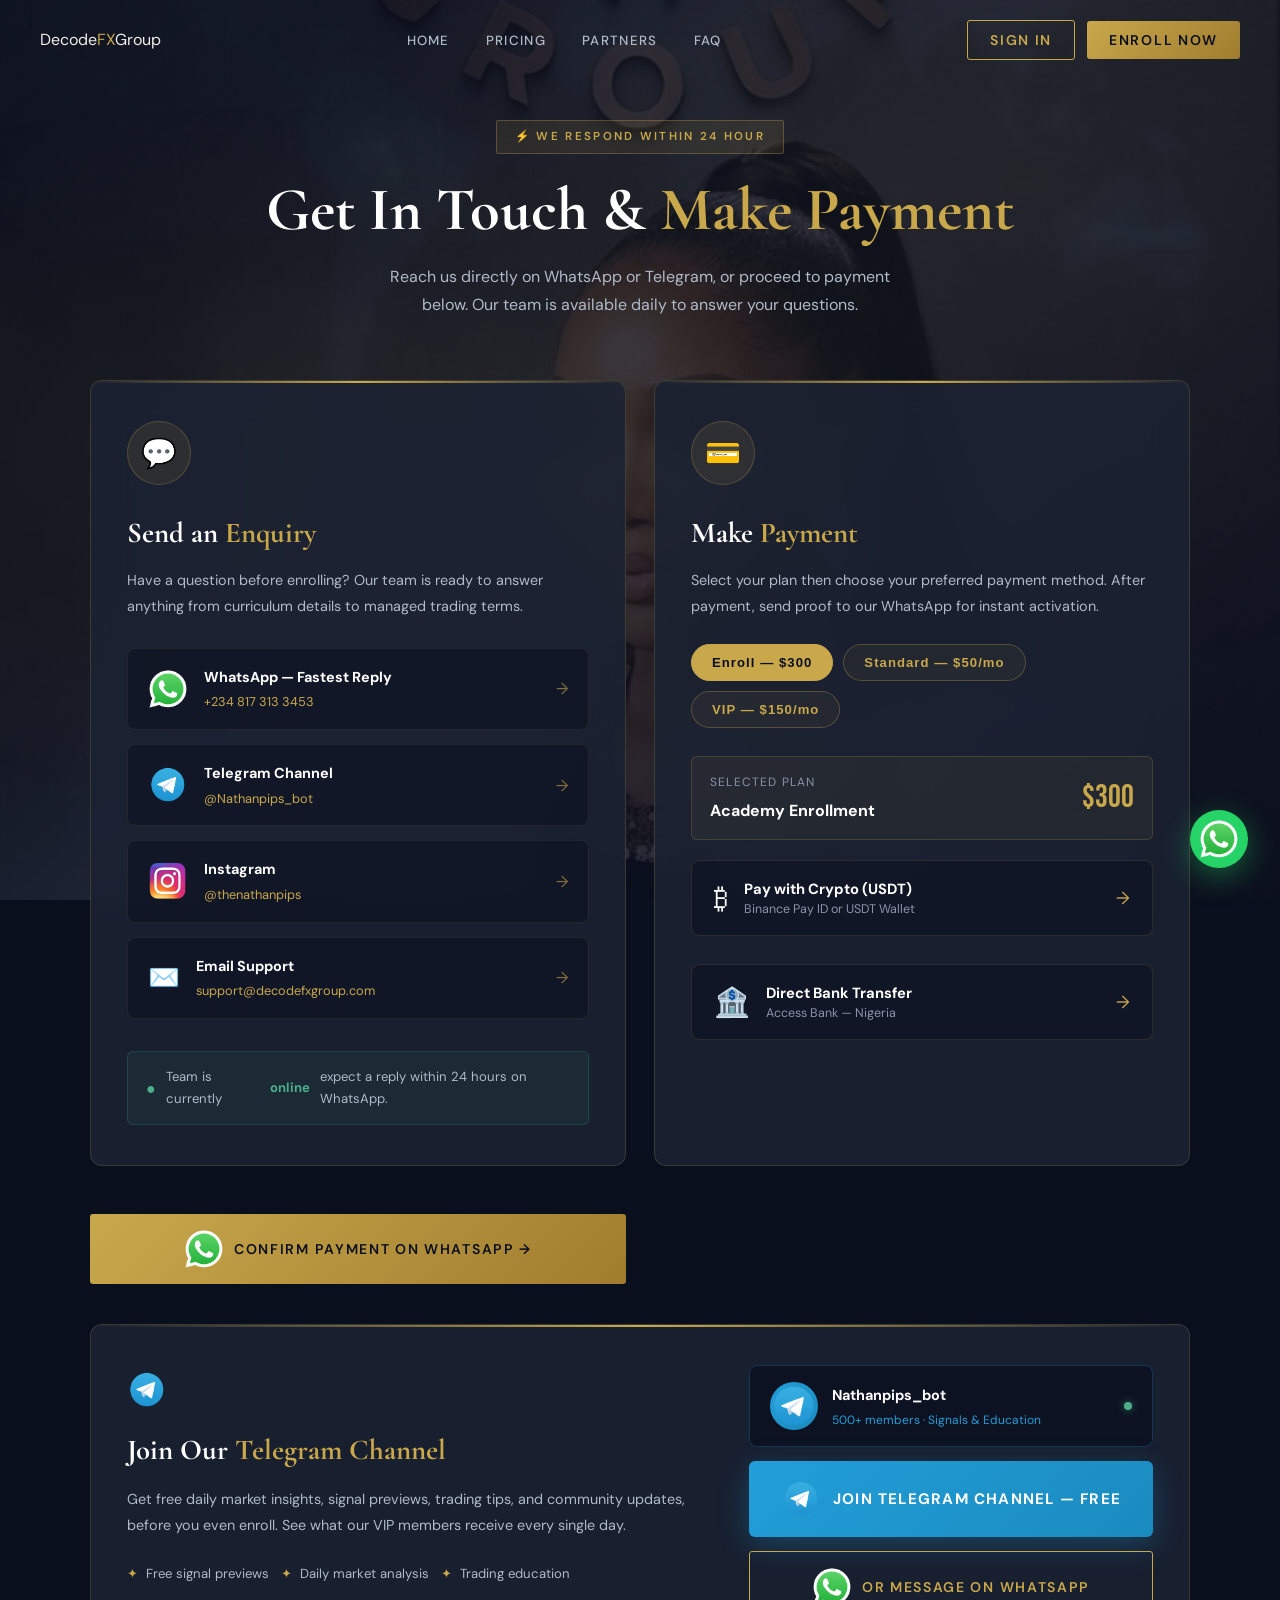
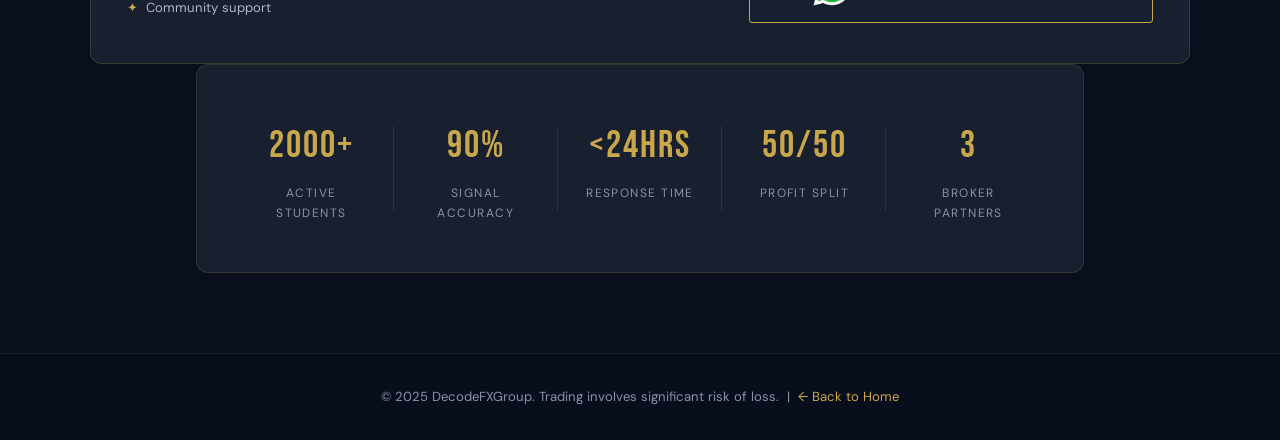
<file: enquiries.html>
<!DOCTYPE html>
<html lang="en">
<head>
  <meta charset="UTF-8" />
  <meta name="viewport" content="width=device-width, initial-scale=1.0" />
  <title>Enquiries & Payment | DecodeFXGroup</title>
  <link rel="stylesheet" href="css/style.css" />
  <style>

    /* ── Full page background image ───────────────────────── */
    .enquiry-page {
      min-height: 100vh;
      position: relative;
      display: flex;
      flex-direction: column;
      align-items: center;
      justify-content: center;
      padding: 120px 24px 80px;
      overflow: hidden;
    }

    /* Background image layer */
    .enquiry-page::before {
      content: '';
      position: fixed;
      inset: 0;
      background-image: url("../Images/Executive.jpg");
      background-size: cover;
      background-position: center;
      background-attachment: fixed;
      z-index: 0;
    }

    /* Dark overlay on top of background */
    .enquiry-page::after {
      content: '';
      position: fixed;
      inset: 0;
      background: linear-gradient(
        135deg,
        rgba(10,15,30,0.93) 0%,
        rgba(10,15,30,0.82) 50%,
        rgba(10,15,30,0.93) 100%
      );
      z-index: 0;
    }

    /* Gold shimmer overlay */
    .enquiry-overlay-gold {
      position: fixed;
      inset: 0;
      background:
        radial-gradient(ellipse at 20% 50%, rgba(201,168,76,0.08) 0%, transparent 55%),
        radial-gradient(ellipse at 80% 20%, rgba(201,168,76,0.05) 0%, transparent 50%);
      z-index: 1;
      pointer-events: none;
    }

    /* All content above overlays */
    .enquiry-content {
      position: relative;
      z-index: 2;
      width: 100%;
      max-width: 1100px;
      margin: 0 auto;
    }

    /* ── Page header ───────────────────────────────────────── */
    .enquiry-header {
      text-align: center;
      margin-bottom: 60px;
    }
    .enquiry-header h1 {
      font-family: var(--font-display);
      font-size: clamp(2.2rem, 5vw, 3.8rem);
      font-weight: 700;
      color: var(--white);
      line-height: 1.2;
      margin-bottom: 16px;
    }
    .enquiry-header p {
      font-size: 1rem;
      color: var(--grey-light);
      max-width: 540px;
      margin: 0 auto;
      line-height: 1.8;
    }

    /* ── Main grid — two columns ───────────────────────────── */
    .enquiry-grid {
      display: grid;
      grid-template-columns: 1fr 1fr;
      gap: 28px;
      margin-bottom: 40px;
    }

    /* ── Glass card style ──────────────────────────────────── */
    .glass-card {
      background: rgba(28,35,51,0.85);
      backdrop-filter: blur(20px);
      -webkit-backdrop-filter: blur(20px);
      border: 1px solid rgba(201,168,76,0.2);
      border-radius: 12px;
      padding: 40px 36px;
      transition: var(--transition);
      position: relative;
      overflow: hidden;
    }
    .glass-card::before {
      content: '';
      position: absolute;
      top: 0; left: 0; right: 0;
      height: 2px;
      background: linear-gradient(90deg, transparent, var(--gold), transparent);
    }
    .glass-card:hover {
      border-color: rgba(201,168,76,0.4);
      transform: translateY(-4px);
      box-shadow: 0 24px 60px rgba(0,0,0,0.4);
    }

    /* ── Enquiry card ──────────────────────────────────────── */
    .enquiry-card-icon {
      width: 64px; height: 64px;
      background: rgba(201,168,76,0.1);
      border: 1px solid rgba(201,168,76,0.25);
      border-radius: 50%;
      display: flex;
      align-items: center;
      justify-content: center;
      font-size: 1.8rem;
      margin-bottom: 24px;
    }
    .enquiry-card h2 {
      font-family: var(--font-display);
      font-size: 1.8rem;
      font-weight: 700;
      color: var(--white);
      margin-bottom: 10px;
    }
    .enquiry-card p {
      font-size: 0.9rem;
      color: var(--grey-light);
      line-height: 1.8;
      margin-bottom: 28px;
    }

    /* Contact options list */
    .contact-options {
      display: flex;
      flex-direction: column;
      gap: 14px;
      margin-bottom: 32px;
    }
    .contact-option {
      display: flex;
      align-items: center;
      gap: 16px;
      padding: 16px 20px;
      background: rgba(10,15,30,0.5);
      border: 1px solid rgba(201,168,76,0.1);
      border-radius: 8px;
      transition: var(--transition);
      cursor: pointer;
      text-decoration: none;
    }
    .contact-option:hover {
      border-color: rgba(201,168,76,0.35);
      background: rgba(201,168,76,0.06);
      transform: translateX(6px);
    }
    .contact-option-icon {
      font-size: 1.6rem;
      flex-shrink: 0;
    }
    .contact-option-info .label {
      font-weight: 700;
      font-size: 0.9rem;
      color: var(--white);
      margin-bottom: 2px;
    }
    .contact-option-info .value {
      font-size: 0.8rem;
      color: var(--gold);
    }
    .contact-option-arrow {
      margin-left: auto;
      color: var(--gold);
      font-size: 1rem;
      opacity: 0.6;
    }

    /* ── Payment card ──────────────────────────────────────── */
    .payment-card h2 {
      font-family: var(--font-display);
      font-size: 1.8rem;
      font-weight: 700;
      color: var(--white);
      margin-bottom: 10px;
    }
    .payment-card p {
      font-size: 0.9rem;
      color: var(--grey-light);
      line-height: 1.8;
      margin-bottom: 24px;
    }

    /* Plan pills */
    .plan-pills {
      display: flex;
      gap: 10px;
      flex-wrap: wrap;
      margin-bottom: 28px;
    }
    .plan-pill {
      padding: 10px 20px;
      border-radius: 30px;
      font-size: 0.82rem;
      font-weight: 700;
      letter-spacing: 0.08em;
      cursor: pointer;
      border: 1px solid rgba(201,168,76,0.3);
      background: rgba(201,168,76,0.06);
      color: var(--gold);
      transition: var(--transition);
    }
    .plan-pill.active,
    .plan-pill:hover {
      background: var(--gold);
      color: var(--navy);
      border-color: var(--gold);
    }

    /* Payment method buttons */
    .payment-options {
      display: flex;
      flex-direction: column;
      gap: 14px;
      margin-bottom: 28px;
    }
    .payment-option-btn {
      display: flex;
      align-items: center;
      gap: 16px;
      padding: 18px 22px;
      background: rgba(10,15,30,0.5);
      border: 1px solid rgba(201,168,76,0.15);
      border-radius: 8px;
      cursor: pointer;
      transition: var(--transition);
      color: var(--white);
      font-family: var(--font-body);
      width: 100%;
      text-align: left;
    }
    .payment-option-btn:hover {
      border-color: var(--gold);
      background: rgba(201,168,76,0.08);
    }
    .payment-option-btn .po-icon { font-size: 1.8rem; flex-shrink: 0; }
    .payment-option-btn .po-info .po-label {
      font-weight: 700;
      font-size: 0.92rem;
      margin-bottom: 2px;
    }
    .payment-option-btn .po-info .po-sub {
      font-size: 0.78rem;
      color: var(--grey);
    }
    .payment-option-btn .po-arrow {
      margin-left: auto;
      color: var(--gold);
      font-size: 1.1rem;
    }

    /* ── Telegram landing section ──────────────────────────── */
    .telegram-landing {
      grid-column: 1 / -1;   /* Full width */
    }
    .telegram-inner {
      display: flex;
      align-items: center;
      justify-content: space-between;
      gap: 40px;
      flex-wrap: wrap;
    }
    .telegram-left { flex: 1; min-width: 260px; }
    .telegram-left .tg-icon {
      font-size: 3rem;
      margin-bottom: 16px;
      display: block;
    }
    .telegram-left h2 {
      font-family: var(--font-display);
      font-size: 1.8rem;
      font-weight: 700;
      color: var(--white);
      margin-bottom: 12px;
    }
    .telegram-left p {
      font-size: 0.9rem;
      color: var(--grey-light);
      line-height: 1.8;
    }
    .telegram-right {
      display: flex;
      flex-direction: column;
      gap: 14px;
      min-width: 280px;
    }

    /* Telegram button */
    .btn-telegram {
      display: inline-flex;
      align-items: center;
      justify-content: center;
      gap: 12px;
      padding: 18px 32px;
      background: linear-gradient(135deg, #229ED9, #1a8bbf);
      color: white;
      border-radius: 6px;
      font-family: var(--font-body);
      font-weight: 700;
      font-size: 0.95rem;
      letter-spacing: 0.08em;
      text-transform: uppercase;
      transition: var(--transition);
      border: none;
      cursor: pointer;
      text-decoration: none;
      box-shadow: 0 8px 30px rgba(34,158,217,0.3);
    }
    .btn-telegram:hover {
      background: linear-gradient(135deg, #1a8bbf, #1377a0);
      transform: translateY(-3px);
      box-shadow: 0 12px 40px rgba(34,158,217,0.45);
    }
    .btn-telegram-icon { font-size: 1.4rem; }

    /* Telegram channel preview card */
    .tg-preview {
      background: rgba(10,15,30,0.7);
      border: 1px solid rgba(34,158,217,0.25);
      border-radius: 8px;
      padding: 16px 20px;
      display: flex;
      align-items: center;
      gap: 14px;
    }
    .tg-preview-icon {
      width: 48px; height: 48px;
      border-radius: 50%;
      background: linear-gradient(135deg, #229ED9, #1a8bbf);
      display: flex;
      align-items: center;
      justify-content: center;
      font-size: 1.3rem;
      flex-shrink: 0;
    }
    .tg-preview-info .tg-channel-name {
      font-weight: 700;
      font-size: 0.9rem;
      color: var(--white);
      margin-bottom: 2px;
    }
    .tg-preview-info .tg-members {
      font-size: 0.75rem;
      color: #229ED9;
    }
    .tg-live-dot {
      width: 8px; height: 8px;
      border-radius: 50%;
      background: #4caf8a;
      margin-left: auto;
      box-shadow: 0 0 8px rgba(76,175,138,0.6);
      animation: pulse 2s ease infinite;
      flex-shrink: 0;
    }
    @keyframes pulse {
      0%,100% { box-shadow: 0 0 8px rgba(76,175,138,0.6); }
      50%      { box-shadow: 0 0 16px rgba(76,175,138,0.9); }
    }

    /* ── Stats row at bottom ───────────────────────────────── */
    .enquiry-stats {
      display: flex;
      justify-content: center;
      gap: 0;
      background: rgba(28,35,51,0.85);
      backdrop-filter: blur(20px);
      border: 1px solid rgba(201,168,76,0.15);
      border-radius: 12px;
      padding: 32px;
      flex-wrap: wrap;
    }
    .enquiry-stat {
      flex: 1;
      min-width: 140px;
      text-align: center;
      padding: 16px 24px;
      position: relative;
      
    }
    .enquiry-stat:not(:last-child)::after {
      content: '';
      position: absolute;
      right: 0; top: 20%; bottom: 20%;
      width: 1px;
      background: rgba(201,168,76,0.15);
    }
    .enquiry-stat .stat-num {
      font-family: var(--font-impact);
      font-size: 2.4rem;
      color: var(--gold);
      display: block;
      letter-spacing: 0.05em;
    }
    .enquiry-stat .stat-label {
      font-size: 0.75rem;
      color: var(--grey);
      text-transform: uppercase;
      letter-spacing: 0.12em;
      margin-top: 4px;
    }

    /* ── Crypto details panel ──────────────────────────────── */
    .crypto-panel {
      display: none;
      background: rgba(10,15,30,0.8);
      border: 1px solid rgba(201,168,76,0.2);
      border-radius: 8px;
      padding: 28px;
      margin-top: 16px;
    }
    .crypto-panel.open { display: block; }
    .crypto-field {
      background: rgba(201,168,76,0.05);
      border: 1px solid rgba(201,168,76,0.15);
      border-radius: 6px;
      padding: 16px 20px;
      margin-bottom: 14px;
    }
    .crypto-field-label {
      font-size: 0.7rem;
      color: var(--grey);
      text-transform: uppercase;
      letter-spacing: 0.15em;
      margin-bottom: 8px;
    }
    .crypto-field-value {
      font-family: monospace;
      font-size: 0.9rem;
      color: var(--gold);
      word-break: break-all;
      margin-bottom: 10px;
    }

    /* ── Responsive ────────────────────────────────────────── */
    @media (max-width: 768px) {
      .enquiry-grid { grid-template-columns: 1fr; }
      .telegram-landing { grid-column: 1; }
      .telegram-inner { flex-direction: column; }
      .telegram-right { width: 100%; }
      .enquiry-stats { gap: 0; }
      .enquiry-stat:not(:last-child)::after { display: none; }
      .enquiry-stat { border-bottom: 1px solid rgba(201,168,76,0.1); }
    }

  </style>
</head>
<body>

  <!-- ══ NAVBAR ══════════════════════════════════════════════ -->
  <nav class="navbar scrolled">
    <div class="nav-inner">
      <a href="index.html" class="nav-logo">Decode<span>FX</span>Group</a>
      <ul class="nav-links">
        <li><a href="index.html">Home</a></li>
        <li><a href="index.html#pricing">Pricing</a></li>
        <li><a href="index.html#partners">Partners</a></li>
        <li><a href="contact.html">FAQ</a></li>
      </ul>
      <div class="nav-cta nav-auth-area">
        <button class="btn btn-outline" style="padding:10px 22px" data-modal="login">Sign In</button>
        <button class="btn btn-primary" style="padding:10px 22px" data-action="enroll">Enroll Now</button>
      </div>
      <button class="hamburger" aria-label="Menu">
        <span></span><span></span><span></span>
      </button>
    </div>
  </nav>

  <!-- ══ MAIN PAGE ═══════════════════════════════════════════ -->
  <div class="enquiry-page">
    <div class="enquiry-overlay-gold"></div>

    <div class="enquiry-content">

      <!-- Page header -->
      <div class="enquiry-header reveal">
        <span class="badge">⚡ We Respond Within 24 Hour</span>
        <h1>Get In Touch &amp; <span class="gold">Make Payment</span></h1>
        <p>Reach us directly on WhatsApp or Telegram, or proceed to payment below. Our team is available daily to answer your questions.</p>
      </div>

      <!-- Main grid -->
      <div class="enquiry-grid">

        <!-- ── LEFT — Enquiries Card ───────────────────────── -->
        <div class="glass-card enquiry-card reveal reveal-delay-1">
          <div class="enquiry-card-icon">💬</div>
          <h2>Send an <span class="gold">Enquiry</span></h2>
          <p>Have a question before enrolling? Our team is ready to answer anything from curriculum details to managed trading terms.</p>

          <div class="contact-options">

            <!-- WhatsApp -->
            <a href="https://wa.me/2348173133453?text=Hello%20DecodeFXGroup%2C%20I%20have%20an%20enquiry%20about%20enrolling."
               target="_blank" class="contact-option">
              <span class="contact-option-icon"><img src="Images/whatsapp2.png" alt="whatsapp logo" height="40px" width="40px"></span>
              <div class="contact-option-info">
                <div class="label">WhatsApp — Fastest Reply</div>
                <div class="value">+234 817 313 3453</div>
              </div>
              <span class="contact-option-arrow">→</span>
            </a>

            <!-- Telegram -->
            <a href="https://t.me/decodefxgroup" target="_blank" class="contact-option">
              <span class="contact-option-icon"><img src="Images/telegram2.png" alt="telegram logo" height="40px" width="40px"></span>
              <div class="contact-option-info">
                <div class="label">Telegram Channel</div>
                <div class="value">@Nathanpips_bot</div>
              </div>
              <span class="contact-option-arrow">→</span>
            </a>

            <!-- Instagram -->
            <a href="https://instagram.com/decodefxgroup" target="_blank" class="contact-option">
              <span class="contact-option-icon"><img src="Images/instagram2.png" alt="instagram logo" height="40px" width="40px"></span>
              <div class="contact-option-info">
                <div class="label">Instagram</div>
                <div class="value">@thenathanpips</div>
              </div>
              <span class="contact-option-arrow">→</span>
            </a>

            <!-- Email -->
            <a href="mailto:support@decodefxgroup.com" class="contact-option">
              <span class="contact-option-icon">✉️</span>
              <div class="contact-option-info">
                <div class="label">Email Support</div>
                <div class="value">support@decodefxgroup.com</div>
              </div>
              <span class="contact-option-arrow">→</span>
            </a>

          </div>

          <!-- Response time note -->
          <div style="background:rgba(76,175,138,0.08);border:1px solid rgba(76,175,138,0.2);border-radius:6px;padding:14px 18px;font-size:0.82rem;color:var(--grey-light);display:flex;gap:10px;align-items:center">
            <span style="color:#4caf8a;font-size:1rem">●</span>
            Team is currently <strong style="color:#4caf8a">online</strong>  expect a reply within 24 hours on WhatsApp.
          </div>
        </div>

        <!-- ── RIGHT — Payment Card ────────────────────────── -->
        <div class="glass-card payment-card reveal reveal-delay-2">
          <div class="enquiry-card-icon">💳</div>
          <h2>Make <span class="gold">Payment</span></h2>
          <p>Select your plan then choose your preferred payment method. After payment, send proof to our WhatsApp for instant activation.</p>

          <!-- Plan selector -->
          <div class="plan-pills">
            <button class="plan-pill active" data-plan="enrollment" data-amount="300">
              Enroll — $300
            </button>
            <button class="plan-pill" data-plan="standard" data-amount="50">
              Standard — $50/mo
            </button>
            <button class="plan-pill" data-plan="vip" data-amount="150">
              VIP — $150/mo
            </button>
          </div>

          <!-- Selected plan display -->
          <div id="selectedPlan" style="background:rgba(201,168,76,0.06);border:1px solid rgba(201,168,76,0.2);border-radius:6px;padding:14px 18px;margin-bottom:20px;display:flex;justify-content:space-between;align-items:center">
            <div>
              <div style="font-size:0.75rem;color:var(--grey);text-transform:uppercase;letter-spacing:0.1em">Selected Plan</div>
              <div id="planLabel" style="font-weight:700;color:var(--white);margin-top:4px">Academy Enrollment</div>
            </div>
            <div id="planPrice" style="font-family:var(--font-impact);font-size:2rem;color:var(--gold)">$300</div>
          </div>

          <!-- Payment methods -->
          <div class="payment-options">

           

            <!-- Binance / Crypto -->
            <button class="payment-option-btn" onclick="toggleCrypto()">
              <span class="po-icon">₿</span>
              <div class="po-info">
                <div class="po-label">Pay with Crypto (USDT)</div>
                <div class="po-sub">Binance Pay ID or USDT Wallet</div>
              </div>
              <span class="po-arrow" id="cryptoArrow">→</span>
            </button>

          </div>

          <!-- Crypto details panel -->
          <div class="crypto-panel" id="cryptoPanel">
            <div style="font-size:0.78rem;color:var(--gold);font-weight:700;letter-spacing:0.1em;text-transform:uppercase;margin-bottom:16px">
              Crypto Payment Details
            </div>

           

            <div class="crypto-field">
              <div class="crypto-field-label">USDT Wallet Address (ERC20 (Ethereum))</div>
              <!-- Replace with your real wallet address -->
              <div class="crypto-field-value" id="walletAddr">0x85d1ce7cdb52c0be209def7ef041c3f767e68c5</div>
              <button class="btn btn-outline" style="padding:8px 18px;font-size:0.75rem"
                data-copy="0x85d1ce7cdb52c0be209def7ef041c3f7f67e68c5">📋 Copy Address</button>
            </div>

            <div style="font-size:0.82rem;color:var(--grey-light);background:rgba(201,168,76,0.05);border:1px solid rgba(201,168,76,0.1);border-radius:6px;padding:14px;margin-top:4px">
              ⚠️ After sending crypto, forward your transaction ID to WhatsApp:
              <a href="https://wa.me/2348173133453" target="_blank" style="color:var(--gold);font-weight:700">
                +234 817 313 3453
              </a>
            </div>
          </div>
          <!-- Bank Transfer Details Panel -->
<div class="crypto-panel" id="bankPanel">

  <!-- Bank header -->
  <div style="display:flex;align-items:center;gap:14px;margin-bottom:20px;padding-bottom:16px;border-bottom:1px solid rgba(201,168,76,0.1)">
    <div style="width:52px;height:52px;background:linear-gradient(135deg,#e63946,#c1121f);border-radius:8px;display:flex;align-items:center;justify-content:center;font-size:1.4rem;flex-shrink:0">
      🏦
    </div>
    <div>
      <div style="font-weight:700;font-size:1rem;color:var(--white)">Access Bank</div>
      <div style="font-size:0.78rem;color:var(--grey)">Direct bank transfer — Nigeria</div>
    </div>
  </div>

  <!-- Account Number -->
  <div class="crypto-field">
    <div class="crypto-field-label">Account Number</div>
    <div class="crypto-field-value" style="font-size:1.6rem;letter-spacing:0.2em;font-weight:700">
      1224074947
    </div>
    <button class="btn btn-outline"
            style="padding:8px 18px;font-size:0.75rem;margin-top:8px"
            data-copy="1224074947">
      📋 Copy Account Number
    </button>
  </div>

  <!-- Account Name -->
  <div class="crypto-field">
    <div class="crypto-field-label">Account Name</div>
    <div class="crypto-field-value" style="font-size:1rem;letter-spacing:0.05em;color:var(--white);font-family:var(--font-body);font-weight:600">
      AYOBAMI PELUMI ODEJIDE
    </div>
  </div>

  <!-- Bank Name -->
  <div class="crypto-field">
    <div class="crypto-field-label">Bank Name</div>
    <div class="crypto-field-value" style="font-size:1rem;color:var(--white);font-family:var(--font-body);font-weight:600">
      Access Bank PLC
    </div>
  </div>

  <!-- Amount to pay based on selected plan -->
  <div style="background:rgba(201,168,76,0.06);border:1px solid rgba(201,168,76,0.2);border-radius:6px;padding:16px 20px;margin-bottom:16px">
    <div style="font-size:0.72rem;color:var(--grey);text-transform:uppercase;letter-spacing:0.15em;margin-bottom:8px">
      Amount to Transfer
    </div>
    <div style="display:flex;justify-content:space-between;align-items:center;flex-wrap:wrap;gap:8px">
      <div id="bankAmountNgn" style="font-family:var(--font-impact);font-size:2rem;color:var(--gold)">
        ₦480,000
      </div>
      <div id="bankAmountUsd" style="font-size:0.85rem;color:var(--grey-light)">
        = $300 USD
      </div>
    </div>
    <div style="font-size:0.75rem;color:var(--grey);margin-top:8px">
      ⚠️ Exchange rate: $1 = ₦1,600 — confirm current rate before transferring
    </div>
  </div>

  <!-- Transfer instructions -->
  <div style="background:rgba(76,175,138,0.06);border:1px solid rgba(76,175,138,0.15);border-radius:6px;padding:16px 18px;margin-bottom:4px">
    <div style="font-size:0.78rem;font-weight:700;color:#4caf8a;text-transform:uppercase;letter-spacing:0.1em;margin-bottom:10px">
      ✅ Transfer Instructions
    </div>
    <ol style="font-size:0.82rem;color:var(--grey-light);line-height:2;padding-left:18px">
      <li>Open your banking app or visit any Access Bank branch</li>
      <li>Transfer the exact NGN amount shown above</li>
      <li>Use your <strong style="color:var(--white)">name + DecodeFXGroup</strong> as transfer narration</li>
      <li>Screenshot your transfer receipt</li>
      <li>Send receipt to WhatsApp for instant account activation</li>
    </ol>
  </div>

  <!-- Send receipt WhatsApp button -->
  <a href="https://wa.me/2348173133453?text=Hello%20DecodeFXGroup%2C%20I%20have%20made%20a%20bank%20transfer%20to%20Access%20Bank%20account%201224074947.%20Please%20find%20my%20receipt%20attached."
     target="_blank"
     class="btn btn-primary"
     style="width:100%;justify-content:center;margin-top:16px;display:flex">
    <img src="Images/whatsapp2.png" alt="whatsapp logo" height="40px" width="40px"> on WhatsApp →
  </a>

</div>

          <!-- ✅ NEW — Direct Bank Transfer -->
  <button class="payment-option-btn" onclick="toggleBank()">
    <span class="po-icon">🏦</span>
    <div class="po-info">
      <div class="po-label">Direct Bank Transfer</div>
      <div class="po-sub">Access Bank — Nigeria</div>
    </div>
    <span class="po-arrow" id="bankArrow">→</span>
  </button>

</div>

          

          <!-- After payment note -->
          <a href="https://wa.me/2348173133453?text=Hello%20DecodeFXGroup%2C%20I%20just%20made%20a%20payment%20and%20want%20to%20confirm%20my%20enrolment."
             target="_blank"
             class="btn btn-primary"
             style="width:100%;justify-content:center;margin-top:20px">
            <img src="Images/whatsapp2.png" alt="whatsapp logo" height="40px" width="40px" >Confirm Payment on WhatsApp →
          </a>

        </div>

        <!-- ── FULL WIDTH — Telegram Landing ───────────────── -->
        <div class="glass-card telegram-landing reveal">
          <div class="telegram-inner">

            <div class="telegram-left">
              <span class="tg-icon"><img src="Images/telegram2.png" alt="telegram logo" height="40px" width="40px"></span>
              <h2>Join Our <span class="gold">Telegram Channel</span></h2>
              <p>Get free daily market insights, signal previews, trading tips, and community updates, before you even enroll. See what our VIP members receive every single day.</p>
              <div style="display:flex;gap:12px;flex-wrap:wrap;margin-top:24px">
                <div style="display:flex;align-items:center;gap:8px;font-size:0.82rem;color:var(--grey-light)">
                  <span style="color:var(--gold)">✦</span> Free signal previews
                </div>
                <div style="display:flex;align-items:center;gap:8px;font-size:0.82rem;color:var(--grey-light)">
                  <span style="color:var(--gold)">✦</span> Daily market analysis
                </div>
                <div style="display:flex;align-items:center;gap:8px;font-size:0.82rem;color:var(--grey-light)">
                  <span style="color:var(--gold)">✦</span> Trading education
                </div>
                <div style="display:flex;align-items:center;gap:8px;font-size:0.82rem;color:var(--grey-light)">
                  <span style="color:var(--gold)">✦</span> Community support
                </div>
              </div>
            </div>

            <div class="telegram-right">

              <!-- Channel preview card -->
              <div class="tg-preview">
                <div class="tg-preview-icon"><img src="Images/telegram2.png" alt="telegram logo"></div>
                <div class="tg-preview-info">
                  <div class="tg-channel-name">Nathanpips_bot</div>
                  <div class="tg-members">500+ members · Signals & Education</div>
                </div>
                <div class="tg-live-dot"></div>
              </div>

              <!-- Join Telegram button -->
              <a href="https://t.me/Nathanpips_bot"
                 target="_blank"
                 class="btn-telegram">
                <span class="btn-telegram-icon"><img src="Images/telegram2.png" alt="telegram logo" height="40px" width="40px" height="40px" width="40px"></span>
                Join Telegram Channel — Free
              </a>

              <!-- WhatsApp alternative -->
              <a href="https://wa.me/2348173133453?text=Hello%20DecodeFXGroup%2C%20I%20want%20to%20join%20your%20community."
                 target="_blank"
                 class="btn btn-outline"
                 style="width:100%;justify-content:center">
                <img src="Images/whatsapp2.png" alt="whatsapp logo" height="40px" width="40px"> Or Message on WhatsApp
              </a>

            </div>
          </div>
        </div>

      </div><!-- end grid -->

      <!-- Stats bar -->
      <div class="enquiry-stats reveal">
        <div class="enquiry-stat">
          <span class="stat-num">2000+</span>
          <div class="stat-label">Active Students</div>
        </div>
        <div class="enquiry-stat">
          <span class="stat-num">90%</span>
          <div class="stat-label">Signal Accuracy</div>
        </div>
        <div class="enquiry-stat">
          <span class="stat-num">&lt;24hrs</span>
          <div class="stat-label">Response Time</div>
        </div>
        <div class="enquiry-stat">
          <span class="stat-num">50/50</span>
          <div class="stat-label">Profit Split</div>
        </div>
        <div class="enquiry-stat">
          <span class="stat-num">3</span>
          <div class="stat-label">Broker Partners</div>
        </div>
      </div>

    </div>
  </div>

  <!-- ══ FOOTER ══════════════════════════════════════════════ -->
  <footer style="background:rgba(10,15,30,0.98);border-top:1px solid rgba(201,168,76,0.1);padding:32px 24px;text-align:center;position:relative;z-index:2">
    <p style="font-size:0.82rem;color:var(--grey)">
      © 2025 DecodeFXGroup. Trading involves significant risk of loss.
      &nbsp;|&nbsp;
      <a href="index.html" style="color:var(--gold)">← Back to Home</a>
    </p>
  </footer>

  <!-- ══ WHATSAPP FLOAT ══════════════════════════════════════ -->
  <a href="https://wa.me/2348173133453" class="whatsapp-float" target="_blank" aria-label="WhatsApp">
    <img src="Images/whatsapp2.png" alt="whatsapp logo" height="40px" width="40px">
  </a>

  <!-- ══ LOGIN MODAL ═════════════════════════════════════════ -->
  <div class="modal-overlay" id="loginModal">
    <div class="modal">
      <button class="modal-close">✕</button>
      <h2>Welcome <span class="gold">Back</span></h2>
      <p>Sign in to access your account.</p>
      <form id="loginForm">
        <div class="form-group">
          <label>Email Address</label>
          <input type="email" name="email" placeholder="trader@example.com" required />
        </div>
        <div class="form-group">
          <label>Password</label>
          <input type="password" name="password" placeholder="••••••••" required />
        </div>
        <button type="submit" class="btn btn-primary" style="width:100%;justify-content:center;margin-top:8px">Sign In</button>
      </form>
      <p class="form-switch">Don't have an account? <a href="#" data-switch-modal="registerModal">Create one →</a></p>
    </div>
  </div>

  <!-- ══ REGISTER MODAL ══════════════════════════════════════ -->
  <div class="modal-overlay" id="registerModal">
    <div class="modal">
      <button class="modal-close">✕</button>
      <h2>Start Your <span class="gold">Journey</span></h2>
      <p>Create your account and enrol today.</p>
      <form id="registerForm">
        <div class="form-group">
          <label>Full Name</label>
          <input type="text" name="name" placeholder="Your full name" required />
        </div>
        <div class="form-group">
          <label>Email Address</label>
          <input type="email" name="email" placeholder="trader@example.com" required />
        </div>
        <div class="form-group">
          <label>Password</label>
          <input type="password" name="password" placeholder="Min. 8 characters" required />
        </div>
        <button type="submit" class="btn btn-primary" style="width:100%;justify-content:center;margin-top:8px">Create Account</button>
      </form>
      <p class="form-switch">Already enrolled? <a href="#" data-switch-modal="loginModal">Sign in →</a></p>
    </div>
  </div>

  <script src="js/script.js"></script>
  <script>
    /* ── Plan pill selector ─────────────────────────────────── */
    let selectedPlan = { plan: 'enrollment', amount: 300, label: 'Academy Enrollment' };

    document.querySelectorAll('.plan-pill').forEach(pill => {
      pill.addEventListener('click', () => {
        document.querySelectorAll('.plan-pill').forEach(p => p.classList.remove('active'));
        pill.classList.add('active');

        selectedPlan = {
          plan:   pill.dataset.plan,
          amount: pill.dataset.amount,
          label:  pill.dataset.plan === 'enrollment' ? 'Academy Enrollment' :
                  pill.dataset.plan === 'standard'   ? 'Standard Signals'   :
                  'VIP Elite Signals'
        };

        document.getElementById('planLabel').textContent = selectedPlan.label;
        document.getElementById('planPrice').textContent = '$' + selectedPlan.amount;
      });
    });

    /* ── Paystack handler ───────────────────────────────────── */
    function handlePaystackPayment() {
      const user  = Auth.getUser();
      const email = user ? user.email : prompt('Enter your email to continue:');
      if (!email) return;

      const usdToNgn   = 1600;
      const amountKobo = parseInt(selectedPlan.amount) * usdToNgn * 100;
      initPaystack(amountKobo, email, function(response) {
        showToast('Payment successful! Send confirmation to WhatsApp.', 'success');
        setTimeout(() => {
          window.open('https://wa.me/2348173133453?text=Hello%2C%20I%20just%20paid%20for%20' + selectedPlan.label + '.%20Reference:%20' + response.reference, '_blank');
        }, 1500);
      });
    }
    window.handlePaystackPayment = handlePaystackPayment;

    /* ── Crypto panel toggle ────────────────────────────────── */
    function toggleCrypto() {
      const panel = document.getElementById('cryptoPanel');
      const arrow = document.getElementById('cryptoArrow');
      const isOpen = panel.classList.contains('open');
      panel.classList.toggle('open');
      arrow.textContent = isOpen ? '→' : '↓';
    }
    window.toggleCrypto = toggleCrypto;
    /* ── Bank panel toggle ──────────────────────────────────── */
function toggleBank() {
  const panel     = document.getElementById('bankPanel');
  const arrow     = document.getElementById('bankArrow');
  const cryptoP   = document.getElementById('cryptoPanel');
  const cryptoA   = document.getElementById('cryptoArrow');
  const isOpen    = panel.classList.contains('open');

  // Close crypto panel if open
  cryptoP.classList.remove('open');
  cryptoA.textContent = '→';

  // Toggle bank panel
  panel.classList.toggle('open', !isOpen);
  arrow.textContent = isOpen ? '→' : '↓';

  // Update NGN amount based on selected plan
  const rate    = 1600;
  const usd     = parseInt(selectedPlan.amount);
  const ngn     = (usd * rate).toLocaleString();
  document.getElementById('bankAmountNgn').textContent = '₦' + ngn;
  document.getElementById('bankAmountUsd').textContent = '= $' + usd + ' USD';

  if (!isOpen) {
    panel.scrollIntoView({ behavior: 'smooth', block: 'nearest' });
  }
}
window.toggleBank = toggleBank;
  </script>
</body>
</html>
</file>
<file: css/style.css>
/* ============================================================
   DecodeFXGroup - Premium Forex Academy
   Main Stylesheet
   Author: DecodeFXGroup Team
   ============================================================ */

/* ── Google Fonts ─────────────────────────────────────────── */
@import url('https://fonts.googleapis.com/css2?family=Cormorant+Garamond:wght@400;500;600;700&family=DM+Sans:wght@300;400;500;600&family=Bebas+Neue&display=swap');

/* ── CSS Variables ────────────────────────────────────────── */
:root {
  /* Colors */
  --navy:        #0a0f1e;
  --navy-mid:    #0d1630;
  --navy-light:  #112040;
  --charcoal:    #1c2333;
  --charcoal-2:  #232b3e;
  --gold:        #c9a84c;
  --gold-light:  #e8c97a;
  --gold-dark:   #a07c2e;
  --white:       #ffffff;
  --off-white:   #f0ede8;
  --grey:        #8a93a8;
  --grey-light:  #b0bac8;
  --danger:      #e05252;
  --success:     #4caf8a;

  /* Typography */
  --font-display: 'Cormorant Garamond', serif;
  --font-body:    'DM Sans', sans-serif;
  --font-impact:  'Bebas Neue', cursive;

  /* Spacing */
  --section-pad: 100px 0;
  --container:   1200px;

  /* Effects */
  --gold-glow:   0 0 30px rgba(201, 168, 76, 0.25);
  --card-shadow: 0 20px 60px rgba(0,0,0,0.4);
  --transition:  all 0.35s cubic-bezier(0.4, 0, 0.2, 1);
}

/* ── Reset & Base ─────────────────────────────────────────── */
*, *::before, *::after { margin: 0; padding: 0; box-sizing: border-box; }

html { scroll-behavior: smooth; font-size: 16px; }

body {
  font-family: var(--font-body);
  background-color: var(--navy);
  color: var(--off-white);
  line-height: 1.7;
  overflow-x: hidden;
}

a { text-decoration: none; color: inherit; }
img { max-width: 100%; display: block; }
ul { list-style: none; }

/* ── Utility Classes ──────────────────────────────────────── */
.container {
  max-width: var(--container);
  margin: 0 auto;
  padding: 0 24px;
}

.section { padding: var(--section-pad); }

.gold { color: var(--gold); }
.text-center { text-align: center; }

.badge {
  display: inline-block;
  font-family: var(--font-body);
  font-size: 0.72rem;
  font-weight: 600;
  letter-spacing: 0.2em;
  text-transform: uppercase;
  color: var(--gold);
  background: rgba(201,168,76,0.1);
  border: 1px solid rgba(201,168,76,0.3);
  padding: 6px 18px;
  border-radius: 2px;
  margin-bottom: 20px;
}

/* ── Buttons ──────────────────────────────────────────────── */
.btn {
  display: inline-flex;
  align-items: center;
  gap: 10px;
  padding: 15px 36px;
  border-radius: 3px;
  font-family: var(--font-body);
  font-weight: 600;
  font-size: 0.88rem;
  letter-spacing: 0.12em;
  text-transform: uppercase;
  cursor: pointer;
  border: none;
  transition: var(--transition);
  position: relative;
  overflow: hidden;
}

.btn-primary {
  background: linear-gradient(135deg, var(--gold), var(--gold-dark));
  color: var(--navy);
}
.btn-primary:hover {
  background: linear-gradient(135deg, var(--gold-light), var(--gold));
  transform: translateY(-2px);
  box-shadow: var(--gold-glow);
}

.btn-outline {
  background: transparent;
  color: var(--gold);
  border: 1px solid var(--gold);
}
.btn-outline:hover {
  background: rgba(201,168,76,0.1);
  transform: translateY(-2px);
}

.btn-white {
  background: var(--white);
  color: var(--navy);
}
.btn-white:hover {
  background: var(--off-white);
  transform: translateY(-2px);
}

/* ── Section Headings ─────────────────────────────────────── */
.section-heading {
  margin-bottom: 60px;
}
.section-heading h2 {
  font-family: var(--font-display);
  font-size: clamp(2rem, 4vw, 3rem);
  font-weight: 700;
  line-height: 1.2;
  margin-bottom: 16px;
}
.section-heading p {
  font-size: 1rem;
  color: var(--grey-light);
  max-width: 560px;
}
.section-heading.text-center p { margin: 0 auto; }

.divider {
  width: 60px;
  height: 2px;
  background: linear-gradient(90deg, var(--gold), transparent);
  margin: 20px 0;
}
.text-center .divider { margin: 20px auto; }

/* ── Navbar ───────────────────────────────────────────────── */
.navbar {
  position: fixed;
  top: 0; left: 0; right: 0;
  z-index: 1000;
  padding: 0 24px;
  transition: var(--transition);
}
.navbar.scrolled {
  background: rgba(10,15,30,0.95);
  backdrop-filter: blur(20px);
  border-bottom: 1px solid rgba(201,168,76,0.1);
  box-shadow: 0 4px 30px rgba(0,0,0,0.3);
}
.nav-inner {
  max-width: var(--container);
  margin: 0 auto;
  display: flex;
  align-items: center;
  justify-content: space-between;
  height: 80px;
}
.nav-logo {
  .nav-logo {
  font-family: var(--font-display);
  font-size: 1.6rem;
  font-weight: 700;
  color: var(--white);
  display: flex;          /* ADD THIS */
  align-items: center;   /* ADD THIS */
  gap: 10px;             /* ADD THIS — space between logo and text */
}

/* ADD this new rule below .nav-logo */
.nav-logo-img {
  width: 40px;           /* Adjust to your logo size */
  height: 40px;
  object-fit: contain;   /* Keeps logo proportions */
  border-radius: 4px;    /* Optional: slight rounding */
}
}
.nav-logo span { color: var(--gold); }

.nav-links {
  display: flex;
  align-items: center;
  gap: 36px;
}
.nav-links a {
  font-size: 0.83rem;
  font-weight: 500;
  letter-spacing: 0.1em;
  text-transform: uppercase;
  color: var(--grey-light);
  transition: var(--transition);
  position: relative;
}
.nav-links a::after {
  content: '';
  position: absolute;
  bottom: -4px; left: 0;
  width: 0; height: 1px;
  background: var(--gold);
  transition: width 0.3s ease;
}
.nav-links a:hover { color: var(--white); }
.nav-links a:hover::after { width: 100%; }

.nav-cta { display: flex; gap: 12px; align-items: center; }

/* Mobile hamburger */
.hamburger {
  display: none;
  flex-direction: column;
  gap: 5px;
  cursor: pointer;
  background: none;
  border: none;
  padding: 4px;
}
.hamburger span {
  display: block;
  width: 26px; height: 2px;
  background: var(--off-white);
  transition: var(--transition);
}

/* ── Hero Section ─────────────────────────────────────────── */
.hero {
  min-height: 100vh;
  display: flex;
  align-items: center;
  position: relative;
  overflow: hidden;
  background: var(--navy);
}
.hero-bg {
  position: absolute;
  inset: 0;
  background:
    radial-gradient(ellipse 80% 60% at 60% 40%, rgba(201,168,76,0.06) 0%, transparent 60%),
    radial-gradient(ellipse 50% 80% at 10% 80%, rgba(17,32,64,0.8) 0%, transparent 60%);
}
.hero-grid-overlay {
  position: absolute;
  inset: 0;
  background-image:
    linear-gradient(rgba(201,168,76,0.03) 1px, transparent 1px),
    linear-gradient(90deg, rgba(201,168,76,0.03) 1px, transparent 1px);
  background-size: 60px 60px;
}
.hero-content {
  position: relative;
  z-index: 2;
  max-width: var(--container);
  margin: 0 auto;
  padding: 120px 24px 80px;
  display: grid;
  grid-template-columns: 1fr 1fr;
  gap: 60px;
  align-items: center;
}
.hero-text .badge { margin-bottom: 24px; }
.hero-text h1 {
  font-family: var(--font-display);
  font-size: clamp(2.8rem, 5vw, 4.5rem);
  font-weight: 700;
  line-height: 1.1;
  margin-bottom: 24px;
  color: var(--white);
}
.hero-text h1 em {
  font-style: italic;
  color: var(--gold);
}
.hero-text p {
  font-size: 1.05rem;
  color: var(--grey-light);
  margin-bottom: 40px;
  max-width: 480px;
}
.hero-actions { display: flex; gap: 16px; flex-wrap: wrap; }

.hero-stats {
  display: flex;
  gap: 40px;
  margin-top: 60px;
  padding-top: 40px;
  border-top: 1px solid rgba(201,168,76,0.15);
}
.stat-item .stat-num {
  font-family: var(--font-impact);
  font-size: 2.4rem;
  color: var(--gold);
  letter-spacing: 0.05em;
}
.stat-item .stat-label {
  font-size: 0.78rem;
  color: var(--grey);
  text-transform: uppercase;
  letter-spacing: 0.1em;
}

/* Hero visual card */
.hero-visual {
  position: relative;
}
.hero-card {
  background: linear-gradient(135deg, var(--charcoal), var(--navy-light));
  border: 1px solid rgba(201,168,76,0.15);
  border-radius: 8px;
  padding: 32px;
  box-shadow: var(--card-shadow);
  position: relative;
  overflow: hidden;
}
.hero-card::before {
  content: '';
  position: absolute;
  top: 0; left: 0; right: 0;
  height: 2px;
  background: linear-gradient(90deg, transparent, var(--gold), transparent);
}
.chart-placeholder {
  height: 200px;
  background: var(--navy);
  border-radius: 6px;
  margin-bottom: 20px;
  display: flex;
  align-items: flex-end;
  padding: 20px;
  gap: 8px;
  overflow: hidden;
}
.chart-bar {
  flex: 1;
  border-radius: 3px 3px 0 0;
  background: linear-gradient(180deg, var(--gold) 0%, var(--gold-dark) 100%);
  animation: barGrow 1.5s ease forwards;
  transform-origin: bottom;
}
@keyframes barGrow {
  from { transform: scaleY(0); opacity: 0; }
  to   { transform: scaleY(1); opacity: 1; }
}
.signal-row {
  display: flex;
  justify-content: space-between;
  align-items: center;
  padding: 10px 0;
  border-bottom: 1px solid rgba(255,255,255,0.06);
  font-size: 0.85rem;
}
.signal-row:last-child { border-bottom: none; }
.sig-pair { font-weight: 600; letter-spacing: 0.05em; }
.sig-badge {
  font-size: 0.72rem;
  padding: 3px 10px;
  border-radius: 2px;
  font-weight: 600;
  letter-spacing: 0.08em;
}
.sig-buy  { background: rgba(76,175,138,0.15); color: var(--success); }
.sig-sell { background: rgba(224,82,82,0.15);  color: var(--danger); }
.sig-pip  { color: var(--gold); font-weight: 600; }

/* Floating badge on hero card */
.floating-badge {
  position: absolute;
  top: 16px; right: 24px;
  background: linear-gradient(135deg, var(--gold), var(--gold-dark));
  color: var(--navy);
  font-size: 0.72rem;
  font-weight: 700;
  letter-spacing: 0.1em;
  text-transform: uppercase;
  padding: 8px 16px;
  border-radius: 2px;
}

/* ── Benefits / Features ──────────────────────────────────── */
.features { background: var(--navy-mid); }

.features-grid {
  display: grid;
  grid-template-columns: repeat(auto-fit, minmax(280px, 1fr));
  gap: 28px;
  margin-top: 60px;
}

/* ── Base card — for ICON style cards ────────────────────── */
.feature-card {
  background: var(--charcoal);
  border: 1px solid rgba(201,168,76,0.08);
  border-radius: 6px;
  padding: 36px 30px;
  transition: var(--transition);
  position: relative;
  overflow: visible;            /* CHANGED from hidden to visible */
}
.feature-card::after {
  content: '';
  position: absolute;
  bottom: 0; left: 0;
  width: 100%; height: 2px;
  background: linear-gradient(90deg, var(--gold), transparent);
  transform: scaleX(0);
  transform-origin: left;
  transition: transform 0.4s ease;
  z-index: 0;                   /* ADDED — keeps it behind content */
}
.feature-card:hover {
  transform: translateY(-6px);
  border-color: rgba(201,168,76,0.25);
}
.feature-card:hover::after {
  transform: scaleX(1);
}
.feature-icon {
  width: 56px; height: 56px;
  background: rgba(201,168,76,0.08);
  border: 1px solid rgba(201,168,76,0.2);
  border-radius: 4px;
  display: flex;
  align-items: center;
  justify-content: center;
  font-size: 1.6rem;
  margin-bottom: 22px;
  position: relative;
  z-index: 1;                   /* ADDED — sits above ::after */
}
.feature-card h3 {
  font-family: var(--font-display);
  font-size: 1.3rem;
  font-weight: 600;
  margin-bottom: 12px;
  color: var(--white);
  position: relative;
  z-index: 1;                   /* ADDED — sits above ::after */
}
.feature-card p {
  font-size: 0.9rem;
  color: var(--grey-light);
  position: relative;
  z-index: 1;                   /* ADDED — sits above ::after */
}

/* ── Image style cards — OVERRIDES base card ─────────────── */
.feature-card.has-image {
  padding: 0;
  overflow: hidden;             /* Clips image to card border radius */
  position: relative;
}

/* Hide the ::after gold line on image cards — not needed */
.feature-card.has-image::after {
  display: none;
}

/* The actual image */
.feature-card.has-image .feature-img {
  width: 100%;
  height: 220px;
  object-fit: cover;
  object-position: center top;
  display: block;
  opacity: 1;
  visibility: visible;
  position: relative;
  z-index: 1;
  transition: transform 0.5s ease;
  /* Belt and braces — force the image to always render */
  min-height: 220px;
  max-width: 100%;
  flex-shrink: 0;
}

.feature-card.has-image:hover .feature-img {
  transform: scale(1.05);
}

/* Text body below the image */
.feature-card.has-image .feature-card-body {
  padding: 24px 28px 28px;
  position: relative;
  z-index: 1;
}
.feature-card.has-image .feature-card-body h3 {
  font-family: var(--font-display);
  font-size: 1.3rem;
  font-weight: 600;
  margin-bottom: 12px;
  color: var(--white);
}
.feature-card.has-image .feature-card-body p {
  font-size: 0.88rem;
  color: var(--grey-light);
  line-height: 1.7;
}

/* ── What You'll Learn ────────────────────────────────────── */
.curriculum { background: var(--navy); }
.curriculum-grid {
  display: grid;
  grid-template-columns: 1fr 1fr;
  gap: 60px;
  align-items: center;
  margin-top: 60px;
}
.curriculum-list { display: flex; flex-direction: column; gap: 18px; }
.curriculum-item {
  display: flex;
  gap: 18px;
  align-items: flex-start;
  padding: 20px;
  background: var(--charcoal);
  border-radius: 6px;
  border-left: 3px solid var(--gold);
  transition: var(--transition);
}
.curriculum-item:hover { background: var(--charcoal-2); transform: translateX(6px); }
.ci-num {
  font-family: var(--font-impact);
  font-size: 1.8rem;
  color: var(--gold);
  line-height: 1;
  min-width: 36px;
}
.ci-text h4 { font-size: 1rem; font-weight: 600; margin-bottom: 6px; }
.ci-text p  { font-size: 0.85rem; color: var(--grey-light); }

.curriculum-visual {
  position: relative;
}
.big-stat-box {
  background: linear-gradient(135deg, var(--charcoal), var(--navy-light));
  border: 1px solid rgba(201,168,76,0.15);
  border-radius: 8px;
  padding: 48px;
  text-align: center;
}
.big-stat-box .big-num {
  font-family: var(--font-impact);
  font-size: 5rem;
  color: var(--gold);
  letter-spacing: 0.05em;
  display: block;
}
.big-stat-box p { color: var(--grey-light); margin-top: 10px; font-size: 1rem; }

/* ── Testimonials ─────────────────────────────────────────── */
.testimonials { background: var(--navy-mid); }
.testimonials-grid {
  display: grid;
  grid-template-columns: repeat(auto-fit, minmax(300px, 1fr));
  gap: 28px;
  margin-top: 60px;
}
.testimonial-card {
  background: var(--charcoal);
  border: 1px solid rgba(201,168,76,0.1);
  border-radius: 8px;
  padding: 36px 30px;
  position: relative;
}
.testimonial-card::before {
  content: '"';
  font-family: var(--font-display);
  font-size: 6rem;
  color: var(--gold);
  opacity: 0.15;
  position: absolute;
  top: -10px; left: 20px;
  line-height: 1;
}
.testimonial-card p {
  font-size: 0.95rem;
  color: var(--grey-light);
  font-style: italic;
  margin-bottom: 24px;
  position: relative;
  z-index: 1;
}
.testimonial-author { display: flex; align-items: center; gap: 14px; }
.author-avatar {
  width: 48px; height: 48px;
  border-radius: 50%;
  background: linear-gradient(135deg, var(--gold-dark), var(--navy-light));
  display: flex;
  align-items: center;
  justify-content: center;
  font-weight: 700;
  font-size: 1.1rem;
  color: var(--gold);
  border: 2px solid rgba(201,168,76,0.3);
}
.author-info .name { font-weight: 600; font-size: 0.9rem; }
.author-info .title { font-size: 0.78rem; color: var(--grey); }
.star-rating { color: var(--gold); font-size: 0.9rem; margin-bottom: 16px; }

/* ── Pricing ──────────────────────────────────────────────── */
.pricing { background: var(--navy); }
.pricing-grid {
  display: grid;
  grid-template-columns: repeat(auto-fit, minmax(300px, 1fr));
  gap: 28px;
  margin-top: 60px;
}
.pricing-card {
  background: var(--charcoal);
  border: 1px solid rgba(201,168,76,0.1);
  border-radius: 8px;
  padding: 40px 32px;
  position: relative;
  transition: var(--transition);
}
.pricing-card.featured {
  border-color: var(--gold);
  background: linear-gradient(160deg, var(--charcoal-2), var(--navy-light));
  transform: translateY(-10px);
}
.pricing-card:hover { transform: translateY(-6px); }
.pricing-card.featured:hover { transform: translateY(-16px); }

.popular-tag {
  position: absolute;
  top: -14px; left: 50%;
  transform: translateX(-50%);
  background: linear-gradient(90deg, var(--gold), var(--gold-dark));
  color: var(--navy);
  font-size: 0.7rem;
  font-weight: 700;
  letter-spacing: 0.15em;
  text-transform: uppercase;
  padding: 6px 20px;
  border-radius: 2px;
  white-space: nowrap;
}
.plan-name {
  font-family: var(--font-body);
  font-size: 0.78rem;
  font-weight: 700;
  letter-spacing: 0.2em;
  text-transform: uppercase;
  color: var(--gold);
  margin-bottom: 16px;
}
.plan-price {
  display: flex;
  align-items: baseline;
  gap: 4px;
  margin-bottom: 10px;
}
.price-dollar { font-size: 1.4rem; color: var(--grey); margin-top: 4px; }
.price-amount {
  font-family: var(--font-impact);
  font-size: 4rem;
  color: var(--white);
  letter-spacing: 0.02em;
}
.price-period { font-size: 0.85rem; color: var(--grey); }
.plan-desc { font-size: 0.85rem; color: var(--grey-light); margin-bottom: 32px; }
.plan-features { margin-bottom: 36px; }
.plan-features li {
  display: flex;
  gap: 12px;
  align-items: flex-start;
  padding: 8px 0;
  font-size: 0.88rem;
  color: var(--grey-light);
  border-bottom: 1px solid rgba(255,255,255,0.05);
}
.plan-features li:last-child { border: none; }
.check { color: var(--gold); font-size: 1rem; flex-shrink: 0; }

/* ── Urgency / CTA Banner ─────────────────────────────────── */
.urgency-banner {
  background: linear-gradient(135deg, var(--navy-light), var(--charcoal));
  border-top: 1px solid rgba(201,168,76,0.2);
  border-bottom: 1px solid rgba(201,168,76,0.2);
  padding: 80px 24px;
  text-align: center;
  position: relative;
  overflow: hidden;
}
.urgency-banner::before {
  content: '';
  position: absolute;
  inset: 0;
  background: radial-gradient(ellipse at center, rgba(201,168,76,0.05) 0%, transparent 70%);
}
.urgency-banner h2 {
  font-family: var(--font-display);
  font-size: clamp(1.8rem, 3vw, 2.8rem);
  margin-bottom: 16px;
}
.urgency-banner p { color: var(--grey-light); margin-bottom: 40px; font-size: 1rem; }

/* Countdown */
.countdown {
  display: flex;
  justify-content: center;
  gap: 24px;
  margin-bottom: 40px;
  flex-wrap: wrap;
}
.countdown-unit {
  text-align: center;
}
.countdown-num {
  display: block;
  font-family: var(--font-impact);
  font-size: 3.5rem;
  color: var(--gold);
  background: rgba(201,168,76,0.08);
  border: 1px solid rgba(201,168,76,0.2);
  border-radius: 6px;
  width: 90px;
  line-height: 1;
  padding: 14px 0;
  letter-spacing: 0.05em;
}
.countdown-label { font-size: 0.7rem; letter-spacing: 0.15em; text-transform: uppercase; color: var(--grey); margin-top: 8px; }

/* ── Founder Section ──────────────────────────────────────── */
.founder { background: var(--navy-mid); }
.founder-grid {
  display: grid;
  grid-template-columns: 1fr 2fr;
  gap: 80px;
  align-items: center;
  margin-top: 60px;
}
.founder-photo {
  position: relative;
}
.founder-img-box {
  aspect-ratio: 3/4;
  background: linear-gradient(135deg, var(--charcoal-2), var(--navy-light));
  border-radius: 8px;
  border: 1px solid rgba(201,168,76,0.2);
  display: flex;
  align-items: center;
  justify-content: center;
  overflow: hidden;
}
.founder-img-box img {
  width: 100%; height: 100%;
  object-fit: cover;
  object-position: top;
  opacity: 1;
}
.founder-img-box .placeholder-icon {
  font-size: 6rem;
  opacity: 0.2;
}
.founder-accent {
  position: absolute;
  bottom: -20px; right: -20px;
  width: 120px; height: 120px;
  background: rgba(201,168,76,0.08);
  border: 1px solid rgba(201,168,76,0.2);
  border-radius: 4px;
}
.founder-content h3 {
  font-family: var(--font-display);
  font-size: 1.8rem;
  font-weight: 600;
  margin-bottom: 6px;
}
.founder-title { color: var(--gold); font-size: 0.85rem; letter-spacing: 0.1em; margin-bottom: 24px; }
.founder-content p { color: var(--grey-light); margin-bottom: 16px; }
.founder-achievements { display: flex; gap: 32px; margin-top: 36px; flex-wrap: wrap; }
.achievement { text-align: center; }
.achievement .num {
  font-family: var(--font-impact);
  font-size: 2.2rem;
  color: var(--gold);
  display: block;
}
.achievement .label { font-size: 0.75rem; color: var(--grey); text-transform: uppercase; letter-spacing: 0.1em; }

/* ── Footer ───────────────────────────────────────────────── */
.footer {
  background: var(--navy);
  border-top: 1px solid rgba(201,168,76,0.1);
  padding: 80px 24px 40px;
}
.footer-grid {
  display: grid;
  grid-template-columns: 2fr 1fr 1fr 1fr;
  gap: 48px;
  max-width: var(--container);
  margin: 0 auto 60px;
}
.footer-brand .nav-logo { font-size: 1.8rem; margin-bottom: 16px; }
.footer-brand p { font-size: 0.88rem; color: var(--grey); line-height: 1.8; margin-bottom: 24px; }
.footer-social { display: flex; gap: 12px; }
.social-link {
  width: 38px; height: 38px;
  border: 1px solid rgba(201,168,76,0.2);
  border-radius: 4px;
  display: flex;
  align-items: center;
  justify-content: center;
  font-size: 1rem;
  transition: var(--transition);
}
.social-link:hover { border-color: var(--gold); background: rgba(201,168,76,0.1); }

.footer-col h4 {
  font-size: 0.78rem;
  font-weight: 700;
  letter-spacing: 0.15em;
  text-transform: uppercase;
  color: var(--gold);
  margin-bottom: 24px;
}
.footer-col ul li {
  margin-bottom: 12px;
}
.footer-col ul li a {
  font-size: 0.88rem;
  color: var(--grey);
  transition: var(--transition);
}
.footer-col ul li a:hover { color: var(--gold); padding-left: 6px; }

.footer-bottom {
  max-width: var(--container);
  margin: 0 auto;
  padding-top: 30px;
  border-top: 1px solid rgba(255,255,255,0.06);
  display: flex;
  justify-content: space-between;
  align-items: center;
  flex-wrap: wrap;
  gap: 16px;
}
.footer-bottom p { font-size: 0.8rem; color: var(--grey); }
.footer-legal { display: flex; gap: 24px; }
.footer-legal a { font-size: 0.8rem; color: var(--grey); transition: var(--transition); }
.footer-legal a:hover { color: var(--gold); }

/* ── WhatsApp Float ───────────────────────────────────────── */
.whatsapp-float {
  position: fixed;
  bottom: 32px; right: 32px;
  z-index: 999;
  width: 58px; height: 58px;
  background: #25D366;
  border-radius: 50%;
  display: flex;
  align-items: center;
  justify-content: center;
  font-size: 1.6rem;
  box-shadow: 0 8px 30px rgba(37,211,102,0.4);
  transition: var(--transition);
  animation: waPulse 2.5s ease infinite;
}
.whatsapp-float:hover {
  transform: scale(1.1);
  box-shadow: 0 12px 40px rgba(37,211,102,0.5);
}
@keyframes waPulse {
  0%, 100% { box-shadow: 0 8px 30px rgba(37,211,102,0.4); }
  50%       { box-shadow: 0 8px 50px rgba(37,211,102,0.7); }
}

/* ── Auth Modal ───────────────────────────────────────────── */
.modal-overlay {
  position: fixed;
  inset: 0;
  background: rgba(10,15,30,0.9);
  backdrop-filter: blur(8px);
  z-index: 2000;
  display: flex;
  align-items: center;
  justify-content: center;
  padding: 24px;
  opacity: 0;
  pointer-events: none;
  transition: opacity 0.3s;
}
.modal-overlay.active { opacity: 1; pointer-events: all; }
.modal {
  background: var(--charcoal);
  border: 1px solid rgba(201,168,76,0.2);
  border-radius: 8px;
  padding: 48px 40px;
  max-width: 460px;
  width: 100%;
  position: relative;
  transform: translateY(20px);
  transition: transform 0.3s;
}
.modal-overlay.active .modal { transform: translateY(0); }
.modal-close {
  position: absolute;
  top: 16px; right: 16px;
  background: none;
  border: none;
  color: var(--grey);
  font-size: 1.4rem;
  cursor: pointer;
  transition: var(--transition);
}
.modal-close:hover { color: var(--white); }
.modal h2 {
  font-family: var(--font-display);
  font-size: 2rem;
  margin-bottom: 8px;
}
.modal p { color: var(--grey-light); font-size: 0.88rem; margin-bottom: 32px; }

/* Form Styles */
.form-group { margin-bottom: 20px; }
.form-group label {
  display: block;
  font-size: 0.78rem;
  font-weight: 600;
  letter-spacing: 0.1em;
  text-transform: uppercase;
  color: var(--grey-light);
  margin-bottom: 8px;
}
.form-group input, .form-group select, .form-group textarea {
  width: 100%;
  background: var(--navy);
  border: 1px solid rgba(201,168,76,0.15);
  border-radius: 4px;
  padding: 13px 16px;
  color: var(--white);
  font-family: var(--font-body);
  font-size: 0.9rem;
  transition: var(--transition);
}
.form-group input:focus,
.form-group select:focus,
.form-group textarea:focus {
  outline: none;
  border-color: var(--gold);
  background: rgba(201,168,76,0.03);
}
.form-group textarea { resize: vertical; min-height: 100px; }
.form-switch {
  font-size: 0.85rem;
  color: var(--grey);
  text-align: center;
  margin-top: 20px;
}
.form-switch a { color: var(--gold); }

/* ── Dashboard Styles ─────────────────────────────────────── */
.dashboard-layout {
  display: flex;
  min-height: 100vh;
  padding-top: 80px;
}
.sidebar {
  width: 260px;
  background: var(--charcoal);
  border-right: 1px solid rgba(201,168,76,0.1);
  padding: 40px 0;
  position: fixed;
  top: 80px; left: 0;
  bottom: 0;
  overflow-y: auto;
  z-index: 100;
}
.sidebar-nav { padding: 0 16px; }
.sidebar-section {
  font-size: 0.68rem;
  font-weight: 700;
  letter-spacing: 0.2em;
  text-transform: uppercase;
  color: var(--grey);
  padding: 20px 16px 10px;
}
.sidebar-link {
  display: flex;
  align-items: center;
  gap: 12px;
  padding: 12px 16px;
  border-radius: 6px;
  font-size: 0.88rem;
  color: var(--grey-light);
  transition: var(--transition);
  margin-bottom: 4px;
}
.sidebar-link:hover, .sidebar-link.active {
  background: rgba(201,168,76,0.08);
  color: var(--white);
}
.sidebar-link.active { color: var(--gold); }
.sidebar-link span { font-size: 1.1rem; }

.main-content {
  flex: 1;
  margin-left: 260px;
  padding: 40px;
  min-height: calc(100vh - 80px);
}

.page-title {
  font-family: var(--font-display);
  font-size: 2rem;
  margin-bottom: 6px;
}
.page-subtitle { color: var(--grey); font-size: 0.88rem; margin-bottom: 40px; }

/* Dashboard cards */
.stats-row {
  display: grid;
  grid-template-columns: repeat(auto-fit, minmax(220px, 1fr));
  gap: 20px;
  margin-bottom: 40px;
}
.stat-card {
  background: var(--charcoal);
  border: 1px solid rgba(201,168,76,0.1);
  border-radius: 8px;
  padding: 28px 24px;
  position: relative;
  overflow: hidden;
}
.stat-card::before {
  content: '';
  position: absolute;
  top: 0; right: 0;
  width: 100px; height: 100px;
  background: radial-gradient(circle, rgba(201,168,76,0.06) 0%, transparent 70%);
}
.stat-card-icon { font-size: 1.6rem; margin-bottom: 16px; }
.stat-card-label { font-size: 0.75rem; color: var(--grey); text-transform: uppercase; letter-spacing: 0.1em; margin-bottom: 8px; }
.stat-card-value { font-family: var(--font-impact); font-size: 2rem; color: var(--white); letter-spacing: 0.02em; }
.stat-card-sub { font-size: 0.78rem; color: var(--grey); margin-top: 6px; }

/* Signal cards in dashboard */
.signal-card {
  background: var(--charcoal);
  border: 1px solid rgba(201,168,76,0.1);
  border-radius: 8px;
  padding: 24px;
  display: flex;
  justify-content: space-between;
  align-items: center;
  margin-bottom: 16px;
  transition: var(--transition);
}
.signal-card:hover { border-color: rgba(201,168,76,0.25); }
.signal-info .pair { font-weight: 700; font-size: 1.1rem; letter-spacing: 0.05em; margin-bottom: 4px; }
.signal-info .time { font-size: 0.78rem; color: var(--grey); }
.signal-details { display: flex; gap: 24px; align-items: center; }
.signal-details .price { text-align: right; }
.signal-details .price .entry { font-size: 0.75rem; color: var(--grey); }
.signal-details .price .value { font-weight: 600; }

/* Course modules in Academy */
.module-card {
  background: var(--charcoal);
  border: 1px solid rgba(201,168,76,0.1);
  border-radius: 8px;
  padding: 28px;
  margin-bottom: 16px;
  display: flex;
  gap: 24px;
  align-items: flex-start;
  transition: var(--transition);
  cursor: pointer;
}
.module-card:hover { border-color: rgba(201,168,76,0.3); transform: translateX(4px); }
.module-num {
  font-family: var(--font-impact);
  font-size: 2.5rem;
  color: rgba(201,168,76,0.2);
  min-width: 60px;
  line-height: 1;
}
.module-info h4 { font-size: 1rem; font-weight: 600; margin-bottom: 8px; }
.module-info p  { font-size: 0.85rem; color: var(--grey-light); margin-bottom: 12px; }
.module-meta { display: flex; gap: 16px; font-size: 0.78rem; color: var(--grey); }
.module-meta span { display: flex; align-items: center; gap: 4px; }
.module-status {
  margin-left: auto;
  font-size: 0.78rem;
  padding: 4px 14px;
  border-radius: 20px;
  flex-shrink: 0;
}
.status-complete  { background: rgba(76,175,138,0.15); color: var(--success); }
.status-progress  { background: rgba(201,168,76,0.15); color: var(--gold); }
.status-locked    { background: rgba(255,255,255,0.06); color: var(--grey); }

/* Progress bar */
.progress-bar-wrap { background: rgba(255,255,255,0.06); border-radius: 10px; height: 8px; margin: 8px 0; }
.progress-bar-fill {
  height: 100%;
  border-radius: 10px;
  background: linear-gradient(90deg, var(--gold-dark), var(--gold));
  transition: width 1.5s ease;
}

/* ── Contact Page ─────────────────────────────────────────── */
.contact-grid {
  display: grid;
  grid-template-columns: 1fr 1.5fr;
  gap: 60px;
  margin-top: 60px;
}
.contact-info-item {
  display: flex;
  gap: 16px;
  align-items: flex-start;
  padding: 24px 0;
  border-bottom: 1px solid rgba(201,168,76,0.1);
}
.contact-icon {
  width: 48px; height: 48px;
  background: rgba(201,168,76,0.08);
  border: 1px solid rgba(201,168,76,0.2);
  border-radius: 4px;
  display: flex;
  align-items: center;
  justify-content: center;
  font-size: 1.3rem;
  flex-shrink: 0;
}
.contact-info-item h4 { font-weight: 600; margin-bottom: 4px; }
.contact-info-item p  { font-size: 0.88rem; color: var(--grey-light); }

/* FAQ */
.faq-list { margin-top: 48px; }
.faq-item {
  border-bottom: 1px solid rgba(201,168,76,0.1);
  padding: 24px 0;
  cursor: pointer;
}
.faq-question {
  display: flex;
  justify-content: space-between;
  align-items: center;
  font-weight: 600;
  font-size: 1rem;
}
.faq-toggle { color: var(--gold); font-size: 1.4rem; transition: transform 0.3s; }
.faq-item.open .faq-toggle { transform: rotate(45deg); }
.faq-answer {
  font-size: 0.9rem;
  color: var(--grey-light);
  max-height: 0;
  overflow: hidden;
  transition: max-height 0.4s ease, margin 0.3s;
}
.faq-item.open .faq-answer { max-height: 200px; margin-top: 16px; }

/* ── Subscription / Account Page ─────────────────────────── */
.sub-status-card {
  background: linear-gradient(135deg, var(--charcoal), var(--navy-light));
  border: 1px solid rgba(201,168,76,0.2);
  border-radius: 8px;
  padding: 40px;
  margin-bottom: 32px;
  display: flex;
  justify-content: space-between;
  align-items: center;
  flex-wrap: wrap;
  gap: 24px;
}
.sub-info h3 { font-family: var(--font-display); font-size: 1.5rem; margin-bottom: 8px; }
.sub-info p  { color: var(--grey-light); font-size: 0.9rem; }
.sub-badge {
  padding: 8px 20px;
  border-radius: 4px;
  font-weight: 700;
  font-size: 0.85rem;
  letter-spacing: 0.1em;
}
.sub-badge.active  { background: rgba(76,175,138,0.15); color: var(--success); border: 1px solid rgba(76,175,138,0.3); }
.sub-badge.expired { background: rgba(224,82,82,0.15); color: var(--danger); border: 1px solid rgba(224,82,82,0.3); }

/* Payment methods section */
.payment-methods { display: grid; grid-template-columns: 1fr 1fr; gap: 20px; margin-top: 24px; }
.payment-method-card {
  background: var(--charcoal);
  border: 1px solid rgba(201,168,76,0.1);
  border-radius: 8px;
  padding: 28px;
  text-align: center;
  transition: var(--transition);
  cursor: pointer;
}
.payment-method-card:hover { border-color: var(--gold); }
.payment-method-card .pm-icon { font-size: 2.5rem; margin-bottom: 14px; }
.payment-method-card h4 { font-weight: 600; margin-bottom: 6px; }
.payment-method-card p { font-size: 0.82rem; color: var(--grey); }

/* ── Toast Notification ───────────────────────────────────── */
.toast {
  position: fixed;
  bottom: 100px; right: 32px;
  background: var(--charcoal);
  border: 1px solid rgba(201,168,76,0.3);
  border-radius: 6px;
  padding: 16px 24px;
  font-size: 0.88rem;
  z-index: 3000;
  transform: translateY(20px);
  opacity: 0;
  transition: all 0.4s ease;
  max-width: 300px;
}
.toast.show { transform: translateY(0); opacity: 1; }
.toast.success { border-color: rgba(76,175,138,0.4); }
.toast.error   { border-color: rgba(224,82,82,0.4); }

/* ── Scroll Animations ────────────────────────────────────── */
.reveal {
  opacity: 0;
  transform: translateY(32px);
  transition: opacity 0.7s ease, transform 0.7s ease;
}
.reveal.revealed { opacity: 1; transform: translateY(0); }
.reveal-delay-1 { transition-delay: 0.1s; }
.reveal-delay-2 { transition-delay: 0.2s; }
.reveal-delay-3 { transition-delay: 0.3s; }
.reveal-delay-4 { transition-delay: 0.4s; }

/* ── Page Banner (for inner pages) ───────────────────────── */
.page-banner {
  background: linear-gradient(135deg, var(--navy-light), var(--navy));
  border-bottom: 1px solid rgba(201,168,76,0.1);
  padding: 140px 24px 80px;
  text-align: center;
  position: relative;
  overflow: hidden;
}
.page-banner::before {
  content: '';
  position: absolute;
  inset: 0;
  background:
    radial-gradient(ellipse at 50% 100%, rgba(201,168,76,0.06) 0%, transparent 60%);
}
.page-banner h1 {
  font-family: var(--font-display);
  font-size: clamp(2.2rem, 4vw, 3.5rem);
  font-weight: 700;
  position: relative;
  z-index: 1;
  margin-bottom: 16px;
}
.page-banner p {
  color: var(--grey-light);
  max-width: 560px;
  margin: 0 auto;
  position: relative;
  z-index: 1;
}

/* ── Responsive ───────────────────────────────────────────── */
@media (max-width: 1024px) {
  .footer-grid { grid-template-columns: 1fr 1fr; }
}

@media (max-width: 768px) {
  :root { --section-pad: 70px 0; }

  .nav-links, .nav-cta { display: none; }
  .nav-links.open {
    display: flex;
    flex-direction: column;
    position: fixed;
    top: 80px; left: 0; right: 0;
    background: rgba(10,15,30,0.98);
    backdrop-filter: blur(20px);
    padding: 32px 24px;
    gap: 24px;
    border-bottom: 1px solid rgba(201,168,76,0.1);
  }
  .nav-cta.open {
    display: flex;
    flex-direction: column;
    position: fixed;
    top: 280px; left: 0; right: 0;
    background: rgba(10,15,30,0.98);
    padding: 0 24px 32px;
    border-bottom: 1px solid rgba(201,168,76,0.1);
  }
  .hamburger { display: flex; }

  .hero-content { grid-template-columns: 1fr; gap: 40px; padding-top: 100px; }
  .hero-visual { order: -1; }
  .hero-stats { gap: 24px; }

  .curriculum-grid { grid-template-columns: 1fr; }
  .founder-grid { grid-template-columns: 1fr; }
  .contact-grid { grid-template-columns: 1fr; }
  .payment-methods { grid-template-columns: 1fr; }

  .footer-grid { grid-template-columns: 1fr; }
  .footer-bottom { flex-direction: column; text-align: center; }

  .sidebar { transform: translateX(-100%); transition: transform 0.3s; }
  .sidebar.open { transform: translateX(0); }
  .main-content { margin-left: 0; padding: 24px 16px; }

  .dashboard-layout { padding-top: 80px; }
  .countdown-num { width: 70px; font-size: 2.8rem; }
  .pricing-card.featured { transform: none; }

  .sub-status-card { flex-direction: column; }
}

@media (max-width: 480px) {
  .modal { padding: 32px 24px; }
  .hero-actions { flex-direction: column; }
  .hero-actions .btn { width: 100%; justify-content: center; }
  .stats-row { grid-template-columns: 1fr 1fr; }
}
/* ── Services Section ─────────────────────────────────────── */
.service-card {
  background: var(--charcoal);
  border: 1px solid rgba(201,168,76,0.1);
  border-radius: 8px;
  overflow: hidden;
  transition: var(--transition);
  display: flex;
  flex-direction: column;
}
.service-card:hover {
  transform: translateY(-8px);
  border-color: rgba(201,168,76,0.3);
  box-shadow: var(--card-shadow);
}

/* Image wrapper — controls the image display area */
.service-img-wrap {
  position: relative;
  width: 100%;
  height: 220px;        /* Adjust height to your preference */
  overflow: hidden;
}
.service-img-wrap img {
  width: 100%;
  height: 100%;
  object-fit: cover;       /* Fills the box, crops overflow */
  object-position: center; /* Change to "top" if heads are cut off */
  display: block;
  transition: transform 0.5s ease;
}
.service-card:hover .service-img-wrap img {
  transform: scale(1.06);  /* Zoom on hover */
}

/* Coloured tag badge on top of image */
.service-tag {
  position: absolute;
  top: 16px;
  left: 16px;
  background: rgba(10,15,30,0.85);
  border: 1px solid rgba(201,168,76,0.4);
  color: var(--gold);
  font-size: 0.75rem;
  font-weight: 700;
  letter-spacing: 0.1em;
  padding: 6px 14px;
  border-radius: 2px;
  backdrop-filter: blur(4px);
}

/* Text body below the image */
.service-body {
  padding: 28px;
  flex: 1;               /* Pushes button to bottom of card */
  display: flex;
  flex-direction: column;
}
.service-body h3 {
  font-family: var(--font-display);
  font-size: 1.3rem;
  font-weight: 600;
  margin-bottom: 12px;
  color: var(--white);
}
.service-body p {
  font-size: 0.88rem;
  color: var(--grey-light);
  line-height: 1.7;
  margin-bottom: 16px;
}

/* Bullet list inside service card */
.service-list {
  margin-bottom: 4px;
}
.service-list li {
  font-size: 0.83rem;
  color: var(--grey-light);
  padding: 6px 0;
  border-bottom: 1px solid rgba(255,255,255,0.05);
  display: flex;
  align-items: center;
  gap: 8px;
}
.service-list li:last-child {
  border-bottom: none;
}

/* Push button to bottom of card always */
.service-body .btn {
  margin-top: auto;
}
/* ══ Terms & Conditions Section ══════════════════════════════ */
.terms-grid {
  display: grid;
  grid-template-columns: repeat(auto-fit, minmax(300px, 1fr));
  gap: 24px;
  margin-top: 60px;
  margin-bottom: 40px;
}

/* Individual term card */
.term-card {
  background: var(--charcoal);
  border: 1px solid rgba(201,168,76,0.12);
  border-radius: 8px;
  padding: 32px 28px;
  display: flex;
  gap: 20px;
  align-items: flex-start;
  transition: var(--transition);
  position: relative;
  overflow: hidden;
}
.term-card::before {
  content: '';
  position: absolute;
  top: 0; left: 0;
  width: 3px;
  height: 100%;
  background: linear-gradient(180deg, var(--gold), transparent);
}
.term-card:hover {
  border-color: rgba(201,168,76,0.3);
  transform: translateY(-4px);
  box-shadow: var(--card-shadow);
}

/* Icon on the left */
.term-icon {
  font-size: 2rem;
  flex-shrink: 0;
  width: 56px;
  height: 56px;
  background: rgba(201,168,76,0.08);
  border: 1px solid rgba(201,168,76,0.2);
  border-radius: 6px;
  display: flex;
  align-items: center;
  justify-content: center;
}

/* Text content on the right */
.term-content {
  flex: 1;
}
.term-number {
  font-family: var(--font-impact);
  font-size: 0.85rem;
  color: var(--gold);
  letter-spacing: 0.2em;
  margin-bottom: 8px;
  opacity: 0.7;
}
.term-content h3 {
  font-family: var(--font-display);
  font-size: 1.2rem;
  font-weight: 600;
  color: var(--white);
  margin-bottom: 10px;
}
.term-content p {
  font-size: 0.88rem;
  color: var(--grey-light);
  line-height: 1.8;
}

/* Gold bold text inside paragraphs */
.gold-text {
  color: var(--gold);
  font-weight: 600;
}

/* ── Disclaimer box ─────────────────────────────────────── */
.terms-disclaimer {
  background: rgba(201,168,76,0.04);
  border: 1px solid rgba(201,168,76,0.2);
  border-radius: 8px;
  padding: 28px 32px;
  display: flex;
  gap: 20px;
  align-items: flex-start;
  margin-top: 16px;
}
.disclaimer-icon {
  font-size: 1.8rem;
  flex-shrink: 0;
}
.disclaimer-text h4 {
  font-size: 0.85rem;
  font-weight: 700;
  letter-spacing: 0.12em;
  text-transform: uppercase;
  color: var(--gold);
  margin-bottom: 10px;
}
.disclaimer-text p {
  font-size: 0.83rem;
  color: var(--grey);
  line-height: 1.8;
}

/* ── Responsive ─────────────────────────────────────────── */
@media (max-width: 768px) {
  .terms-grid {
    grid-template-columns: 1fr;
  }
  .term-card {
    flex-direction: column;
    gap: 14px;
  }
  .terms-disclaimer {
    flex-direction: column;
    gap: 12px;
    padding: 24px 20px;
  }
}
/* ══ Testimonial Cards with Images ═══════════════════════════ */

/* Image wrapper — circular profile photo */
.testimonial-img-wrap {
  width: 80px;
  height: 80px;
  border-radius: 50%;
  overflow: hidden;
  border: 2px solid rgba(201,168,76,0.4);
  margin: 0 auto 20px;
  flex-shrink: 0;
}

.testimonial-img {
  width: 100%;
  height: 100%;
  object-fit: cover;
  object-position: center top;
  display: block;
  opacity: 1;
  visibility: visible;
}

/* Update the card layout to center the image */
.testimonial-card {
  text-align: center;
}

/* Move the quote mark to not clash with image */
.testimonial-card::before {
  top: 10px;
  left: 14px;
  font-size: 4rem;
  opacity: 0.08;
}

/* Author info centering */
.testimonial-author {
  justify-content: center;
  margin-top: 16px;
}
/* ══ Terms & Conditions — Flyer Style ════════════════════════ */

/* Main section wrapper */
.terms-bg {
  position: relative;
  background: #f5f0e8;          /* Cream background matching flyer */
  overflow: hidden;
  padding: 80px 0 0;
}

/* Gold diagonal stripes at bottom — matching flyer */
.terms-gold-stripe-1 {
  position: absolute;
  bottom: 0; left: -10%;
  width: 120%;
  height: 90px;
  background: linear-gradient(135deg, var(--gold) 0%, var(--gold-dark) 100%);
  transform: skewY(-2deg);
  transform-origin: bottom left;
  z-index: 1;
}
.terms-gold-stripe-2 {
  position: absolute;
  bottom: 0; left: -10%;
  width: 120%;
  height: 60px;
  background: var(--navy);
  transform: skewY(-2deg);
  transform-origin: bottom left;
  z-index: 1;
}

/* Subtle cream overlay texture */
.terms-cream-overlay {
  position: absolute;
  inset: 0;
  background:
    radial-gradient(ellipse at 80% 20%, rgba(201,168,76,0.08) 0%, transparent 60%),
    radial-gradient(ellipse at 20% 80%, rgba(201,168,76,0.05) 0%, transparent 50%);
  z-index: 1;
}

/* Top branding row */
.terms-brand-row {
  display: flex;
  justify-content: space-between;
  align-items: flex-start;
  margin-bottom: 48px;
  flex-wrap: wrap;
  gap: 24px;
  position: relative;
  z-index: 2;
}
.terms-headline {
  font-family: var(--font-display);
  font-size: clamp(1.8rem, 3vw, 2.6rem);
  font-weight: 700;
  color: var(--navy);
  line-height: 1.2;
  margin: 12px 0 8px;
}
.terms-sub {
  font-size: 0.9rem;
  color: #666;
  font-style: italic;
}

/* Logo badge top right */
.terms-logo-badge {
  display: flex;
  flex-direction: column;
  align-items: center;
  text-align: center;
  gap: 8px;
}
.terms-logo-circle {
  width: 72px;
  height: 72px;
  border-radius: 50%;
  background: var(--navy);
  display: flex;
  align-items: center;
  justify-content: center;
  border: 3px solid var(--gold);
  overflow: hidden;
}
.terms-logo-circle img {
  width: 100%;
  height: 100%;
  object-fit: contain;
}
.terms-logo-text strong {
  display: block;
  font-size: 0.72rem;
  letter-spacing: 0.12em;
  color: var(--navy);
  font-weight: 800;
}
.terms-logo-text span {
  font-size: 0.65rem;
  color: #888;
  line-height: 1.4;
}

/* Main two-column grid */
.terms-main-grid {
  display: grid;
  grid-template-columns: 1.2fr 1fr;
  gap: 60px;
  align-items: center;
  position: relative;
  z-index: 2;
  padding-bottom: 100px;       /* Space above gold stripe */
}

/* Section title — gold uppercase like flyer */
.terms-section-title {
  font-family: var(--font-body);
  font-size: 1rem;
  font-weight: 800;
  letter-spacing: 0.15em;
  color: var(--gold-dark);
  text-transform: uppercase;
  margin-bottom: 28px;
  position: relative;
  padding-bottom: 12px;
}
.terms-section-title::after {
  content: '';
  position: absolute;
  bottom: 0; left: 0;
  width: 48px; height: 2px;
  background: var(--gold);
}

/* Terms bullet list */
.terms-list {
  list-style: none;
  margin-bottom: 36px;
}
.terms-list-item {
  display: flex;
  gap: 14px;
  align-items: flex-start;
  padding: 14px 0;
  border-bottom: 1px solid rgba(0,0,0,0.06);
  font-size: 0.88rem;
  color: var(--navy);
  font-weight: 500;
  letter-spacing: 0.04em;
  text-transform: uppercase;
}
.terms-list-item:last-child {
  border-bottom: none;
}
.terms-bullet {
  color: var(--gold-dark);
  font-size: 1.1rem;
  flex-shrink: 0;
  margin-top: 1px;
}
.terms-list-item strong {
  color: var(--navy);
  font-weight: 800;
}

/* Contact block */
.terms-contact-block {
  background: rgba(201,168,76,0.08);
  border-left: 3px solid var(--gold);
  border-radius: 0 6px 6px 0;
  padding: 20px 24px;
  margin-top: 8px;
}
.terms-contact-title {
  font-family: var(--font-display);
  font-size: 1.4rem;
  color: var(--gold-dark);
  font-weight: 700;
  margin-bottom: 14px;
  font-style: italic;
}
.terms-contact-items {
  display: flex;
  flex-direction: column;
  gap: 10px;
}
.terms-contact-item {
  display: flex;
  align-items: center;
  gap: 10px;
  font-size: 0.9rem;
}
.terms-contact-icon {
  font-size: 1.1rem;
}

/* Right side — person circle */
.terms-person-wrap {
  position: relative;
  display: flex;
  flex-direction: column;
  align-items: center;
  gap: 20px;
}
.terms-person-circle {
  width: 500px;        /* INCREASED from 280px */
  height: 500px;       /* INCREASED from 280px */
  border-radius: 50%;
  overflow: hidden;
  border: 5px solid var(--gold);
  box-shadow: 0 20px 60px rgba(201,168,76,0.25);
  position: relative;
}
.terms-person-circle img {
  width: 100%;
  height: 100%;
  object-fit: cover;
  object-position: top;        /* Shifts image to the very top of the circle */
  display: block;
  transform: translateY(0%);   /* Fine-tune this if needed — see options below */
}

/* Overlay text on circle */
.terms-circle-overlay {
  background: rgba(10,15,30,0.88);
  border: 1px solid rgba(201,168,76,0.3);
  border-radius: 8px;
  padding: 16px 20px;
  text-align: center;
  max-width: 280px;
}
.terms-circle-brand {
  font-family: var(--font-impact);
  font-size: 1rem;
  color: var(--gold);
  letter-spacing: 0.15em;
  margin-bottom: 8px;
}
.terms-circle-overlay p {
  font-size: 0.78rem;
  color: #ccc;
  line-height: 1.6;
  font-style: italic;
  margin-bottom: 8px;
}
.terms-circle-name {
  font-size: 0.75rem;
  color: var(--gold);
  font-weight: 600;
}

/* Money bar at bottom of right column */
.terms-money-bar {
  background: white;
  border: 1px solid rgba(201,168,76,0.2);
  border-radius: 8px;
  padding: 16px 24px;
  display: flex;
  justify-content: space-between;
  align-items: center;
  width: 100%;
  max-width: 320px;
  box-shadow: 0 8px 30px rgba(0,0,0,0.08);
}
.terms-money-text {
  display: flex;
  align-items: center;
  gap: 12px;
}

/* ── Responsive ─────────────────────────────────────────── */
@media (max-width: 768px) {
  .terms-main-grid {
    grid-template-columns: 1fr;
    gap: 40px;
    padding-bottom: 120px;
  }
  .terms-brand-row {
    flex-direction: column;
  }
  .terms-person-circle {
    width: 300px;
    height: 300px;
  }
  .terms-logo-badge {
    flex-direction: row;
    text-align: left;
  }
}
/* ══ Testimonial Carousel ════════════════════════════════════ */

.testimonial-carousel-wrap {
  position: relative;
  overflow: hidden;
  margin-top: 60px;
  padding-bottom: 60px;
}

/* Track holds all 7 slides in a single row */
.testimonial-track {
  display: flex;
  width: 100%;
  transition: transform 0.5s cubic-bezier(0.4, 0, 0.2, 1);
  will-change: transform;
}

/* Each slide is exactly 100% of the container width */
.testimonial-slide {
  min-width: 100%;
  box-sizing: border-box;
  padding: 0 40px;              /* Side padding so card doesn't touch edges */
}

/* Card */
.testimonial-card {
  background: var(--charcoal);
  border: 1px solid rgba(201,168,76,0.1);
  border-radius: 8px;
  padding: 48px 40px;
  position: relative;
  text-align: center;
  display: flex;
  flex-direction: column;
  align-items: center;
  max-width: 700px;              /* Cap width so it looks good on wide screens */
  margin: 0 auto;               /* Centre the card */
  transition: border-color 0.3s ease;
}
.testimonial-card:hover {
  border-color: rgba(201,168,76,0.35);
}
.testimonial-card::before {
  content: '"';
  font-family: var(--font-display);
  font-size: 6rem;
  color: var(--gold);
  opacity: 0.08;
  position: absolute;
  top: -10px; left: 20px;
  line-height: 1;
  pointer-events: none;
}

/* Circular photo */
.testimonial-img-wrap {
  width: 90px;
  height: 90px;
  border-radius: 50%;
  overflow: hidden;
  border: 3px solid rgba(201,168,76,0.5);
  margin: 0 auto 20px;
  box-shadow: 0 0 0 5px rgba(201,168,76,0.1);
  flex-shrink: 0;
}
.testimonial-img {
  width: 100%;
  height: 100%;
  object-fit: cover;
  object-position: center top;
  display: block;
}

/* Stars */
.star-rating {
  color: var(--gold);
  font-size: 1.1rem;
  margin-bottom: 20px;
  letter-spacing: 3px;
}

/* Quote */
.testimonial-card p {
  font-size: 1rem;
  color: var(--grey-light);
  font-style: italic;
  line-height: 1.9;
  margin-bottom: 28px;
  position: relative;
  z-index: 1;
  max-width: 560px;
}

/* Author */
.testimonial-author {
  display: flex;
  justify-content: center;
  margin-top: auto;
}
.author-info .name {
  font-weight: 700;
  font-size: 0.95rem;
  color: var(--white);
  margin-bottom: 4px;
}
.author-info .title {
  font-size: 0.8rem;
  color: var(--gold);
}

/* ── Arrows ─────────────────────────────────────────────── */
.carousel-btn {
  position: absolute;
  top: 42%;
  transform: translateY(-50%);
  background: rgba(201,168,76,0.1);
  border: 1px solid rgba(201,168,76,0.3);
  color: var(--gold);
  width: 48px;
  height: 48px;
  border-radius: 50%;
  font-size: 1.3rem;
  cursor: pointer;
  transition: var(--transition);
  display: flex;
  align-items: center;
  justify-content: center;
  z-index: 10;
}
.carousel-btn:hover {
  background: var(--gold);
  color: var(--navy);
  border-color: var(--gold);
  transform: translateY(-50%) scale(1.08);
}
.carousel-prev { left: 4px; }
.carousel-next { right: 4px; }

/* ── Dots ───────────────────────────────────────────────── */
.carousel-dots {
  position: absolute;
  bottom: 20px;
  left: 50%;
  transform: translateX(-50%);
  display: flex;
  gap: 8px;
  align-items: center;
}
.carousel-dot {
  width: 8px;
  height: 8px;
  border-radius: 50%;
  background: rgba(201,168,76,0.2);
  border: 1px solid rgba(201,168,76,0.3);
  cursor: pointer;
  transition: all 0.3s ease;
  padding: 0;
}
.carousel-dot.active {
  background: var(--gold);
  width: 26px;
  border-radius: 4px;
}

/* ── Mobile ─────────────────────────────────────────────── */
@media (max-width: 600px) {
  .testimonial-slide     { padding: 0 12px; }
  .testimonial-card      { padding: 32px 24px; }
  .testimonial-card p    { font-size: 0.88rem; }
  .carousel-prev         { left: 0; }
  .carousel-next         { right: 0; }
}
/* ══ Partners Section ════════════════════════════════════════ */
.partners-grid {
  display: grid;
  grid-template-columns: repeat(auto-fit, minmax(280px, 1fr));
  gap: 24px;
  margin-top: 60px;
  margin-bottom: 48px;
}

.partner-card {
  background: var(--charcoal);
  border: 1px solid rgba(201,168,76,0.1);
  border-radius: 8px;
  padding: 32px 28px;
  display: flex;
  flex-direction: column;
  gap: 20px;
  transition: var(--transition);
  position: relative;
}
.partner-card:hover {
  border-color: rgba(201,168,76,0.35);
  transform: translateY(-6px);
  box-shadow: var(--card-shadow);
}
.partner-card.featured-partner {
  border-color: var(--gold);
  background: linear-gradient(160deg, var(--charcoal-2), var(--navy-light));
}

/* Recommended badge */
.partner-badge {
  position: absolute;
  top: -14px; left: 50%;
  transform: translateX(-50%);
  background: linear-gradient(90deg, var(--gold), var(--gold-dark));
  color: var(--navy);
  font-size: 0.7rem;
  font-weight: 800;
  letter-spacing: 0.12em;
  text-transform: uppercase;
  padding: 5px 18px;
  border-radius: 2px;
  white-space: nowrap;
}

/* Logo area */
.partner-logo-wrap {
  height: 70px;
  display: flex;
  align-items: center;
  justify-content: center;
}
.partner-logo {
  max-height: 50px;
  max-width: 180px;
  object-fit: contain;
  filter: brightness(0) invert(1);  /* Makes dark logos white */
  opacity: 0.85;
  transition: opacity 0.3s ease;
}
.partner-card:hover .partner-logo { opacity: 1; }

/* Partner info */
.partner-info h3 {
  font-family: var(--font-display);
  font-size: 1.3rem;
  font-weight: 600;
  color: var(--white);
  margin-bottom: 10px;
}
.partner-info p {
  font-size: 0.85rem;
  color: var(--grey-light);
  line-height: 1.7;
  margin-bottom: 16px;
}

/* Tag pills */
.partner-tags {
  display: flex;
  flex-wrap: wrap;
  gap: 8px;
}
.partner-tag {
  font-size: 0.72rem;
  color: var(--gold);
  background: rgba(201,168,76,0.08);
  border: 1px solid rgba(201,168,76,0.2);
  padding: 4px 12px;
  border-radius: 2px;
  letter-spacing: 0.05em;
}

/* ── Trust bar ───────────────────────────────────────────── */
.trust-bar {
  display: flex;
  justify-content: center;
  align-items: center;
  flex-wrap: wrap;
  gap: 0;
  background: var(--charcoal);
  border: 1px solid rgba(201,168,76,0.1);
  border-radius: 8px;
  padding: 28px 32px;
}
.trust-item {
  display: flex;
  align-items: center;
  gap: 14px;
  padding: 12px 32px;
  flex: 1;
  min-width: 200px;
}
.trust-icon { font-size: 1.8rem; flex-shrink: 0; }
.trust-label {
  font-weight: 700;
  font-size: 0.88rem;
  color: var(--white);
  margin-bottom: 3px;
}
.trust-sub { font-size: 0.75rem; color: var(--grey); }
.trust-divider {
  width: 1px;
  height: 50px;
  background: rgba(201,168,76,0.15);
  flex-shrink: 0;
}
@media (max-width: 768px) {
  .trust-divider { display: none; }
  .trust-item    { padding: 12px 16px; }
}

/* ══ Certifications Section ══════════════════════════════════ */
.cert-grid {
  display: grid;
  grid-template-columns: repeat(auto-fit, minmax(320px, 1fr));
  gap: 32px;
  margin-top: 60px;
}

/* Certificate card */
.cert-card {
  background: var(--charcoal);
  border: 1px solid rgba(201,168,76,0.12);
  border-radius: 8px;
  overflow: hidden;
  transition: var(--transition);
}
.cert-card:hover {
  border-color: rgba(201,168,76,0.35);
  transform: translateY(-6px);
  box-shadow: var(--card-shadow);
}

/* Image wrapper */
.cert-img-wrap {
  position: relative;
  width: 100%;
  height: 300px;
  overflow: hidden;
  background: var(--navy);
  cursor: pointer;
}
.cert-img {
  width: 100%;
  height: 100%;
  object-fit: cover;
  object-position: top;
  display: block;
  transition: transform 0.5s ease;
}
.cert-card:hover .cert-img { transform: scale(1.03); }

/* Hover overlay with view button */
.cert-overlay {
  position: absolute;
  inset: 0;
  background: rgba(10,15,30,0.6);
  display: flex;
  align-items: center;
  justify-content: center;
  opacity: 0;
  transition: opacity 0.3s ease;
}
.cert-img-wrap:hover .cert-overlay { opacity: 1; }
.cert-view-btn {
  background: var(--gold);
  color: var(--navy);
  font-size: 0.85rem;
  font-weight: 700;
  padding: 12px 28px;
  border-radius: 3px;
  letter-spacing: 0.1em;
}

/* Placeholder before uploading */
.cert-placeholder {
  width: 100%;
  height: 100%;
  display: flex;
  flex-direction: column;
  align-items: center;
  justify-content: center;
  background: linear-gradient(135deg, var(--charcoal-2), var(--navy-light));
  border: 2px dashed rgba(201,168,76,0.2);
  gap: 12px;
}
.cert-placeholder-icon { font-size: 3rem; opacity: 0.4; }
.cert-placeholder-text {
  font-family: var(--font-display);
  font-size: 1.3rem;
  color: var(--grey-light);
  opacity: 0.6;
}
.cert-placeholder-sub {
  font-size: 0.78rem;
  color: var(--grey);
  opacity: 0.5;
}

/* Bottom info bar */
.cert-body {
  display: flex;
  gap: 16px;
  align-items: flex-start;
  padding: 24px;
  border-top: 1px solid rgba(201,168,76,0.08);
}
.cert-icon { font-size: 1.6rem; flex-shrink: 0; }
.cert-text h4 {
  font-size: 0.95rem;
  font-weight: 700;
  color: var(--white);
  margin-bottom: 6px;
}
.cert-text p {
  font-size: 0.8rem;
  color: var(--grey-light);
  line-height: 1.6;
}

/* ── Lightbox ────────────────────────────────────────────── */
.cert-lightbox {
  position: fixed;
  inset: 0;
  z-index: 5000;
  display: flex;
  align-items: center;
  justify-content: center;
  padding: 24px;
  opacity: 0;
  pointer-events: none;
  transition: opacity 0.3s ease;
}
.cert-lightbox.open {
  opacity: 1;
  pointer-events: all;
}
.cert-lightbox-overlay {
  position: absolute;
  inset: 0;
  background: rgba(0,0,0,0.92);
  cursor: pointer;
}
.cert-lightbox-content {
  position: relative;
  z-index: 1;
  max-width: 90vw;
  max-height: 90vh;
}
.cert-lightbox-content img {
  max-width: 100%;
  max-height: 88vh;
  border-radius: 6px;
  border: 2px solid rgba(201,168,76,0.3);
  display: block;
}
.cert-lightbox-close {
  position: absolute;
  top: -16px; right: -16px;
  width: 40px; height: 40px;
  border-radius: 50%;
  background: var(--gold);
  color: var(--navy);
  border: none;
  font-size: 1rem;
  font-weight: 700;
  cursor: pointer;
  display: flex;
  align-items: center;
  justify-content: center;
  transition: var(--transition);
}
.cert-lightbox-close:hover { background: var(--gold-light); }

/* ── Responsive ─────────────────────────────────────────── */
@media (max-width: 768px) {
  .cert-grid { grid-template-columns: 1fr; }
  .partners-grid { grid-template-columns: 1fr; }
  .partner-card.featured-partner { transform: none; }
}
/* ══ Brokers Side by Side ════════════════════════════════════ */

/* Row container — keeps all logos on one line */
.brokers-row {
  display: flex;
  align-items: center;
  justify-content: center;
  gap: 0;
  margin: 60px auto 48px;
  background: var(--charcoal);
  border: 1px solid rgba(201,168,76,0.12);
  border-radius: 10px;
  padding: 40px 32px;
  max-width: 800px;
  flex-wrap: wrap;             /* Wraps on small screens */
}

/* Each broker logo block */
.broker-item {
  display: flex;
  flex-direction: column;
  align-items: center;
  justify-content: center;
  gap: 14px;
  flex: 1;
  min-width: 160px;
  padding: 16px 24px;
  transition: var(--transition);
}
.broker-item:hover {
  transform: translateY(-4px);
}

/* Logo image wrapper */
.broker-img-wrap {
  height: 60px;
  display: flex;
  align-items: center;
  justify-content: center;
  width: 100%;
}

/* The actual logo image */
.broker-img {
  max-height: 55px;
  max-width: 160px;
  width: auto;
  object-fit: contain;
  display: block;
  /* Makes dark logos visible on dark background */
  filter: brightness(0) invert(1);
  opacity: 0.75;
  transition: opacity 0.3s ease, filter 0.3s ease;
}
.broker-item:hover .broker-img {
  opacity: 1;
  filter: brightness(0) invert(1) sepia(1) saturate(2) hue-rotate(5deg);
                               /* Slight gold tint on hover */
}

/* Broker name below logo */
.broker-name {
  font-size: 0.78rem;
  font-weight: 600;
  letter-spacing: 0.15em;
  text-transform: uppercase;
  color: var(--grey);
  text-align: center;
}

/* Vertical divider between brokers */
.broker-divider {
  width: 1px;
  height: 70px;
  background: rgba(201,168,76,0.15);
  flex-shrink: 0;
}

/* ── Responsive ─────────────────────────────────────────── */
@media (max-width: 600px) {
  .brokers-row {
    padding: 28px 16px;
    gap: 8px;
  }
  .broker-divider {
    width: 100%;
    height: 1px;              /* Horizontal divider on mobile */
  }
  .broker-item {
    min-width: 100%;
    padding: 16px 0;
  }
}
</file>
